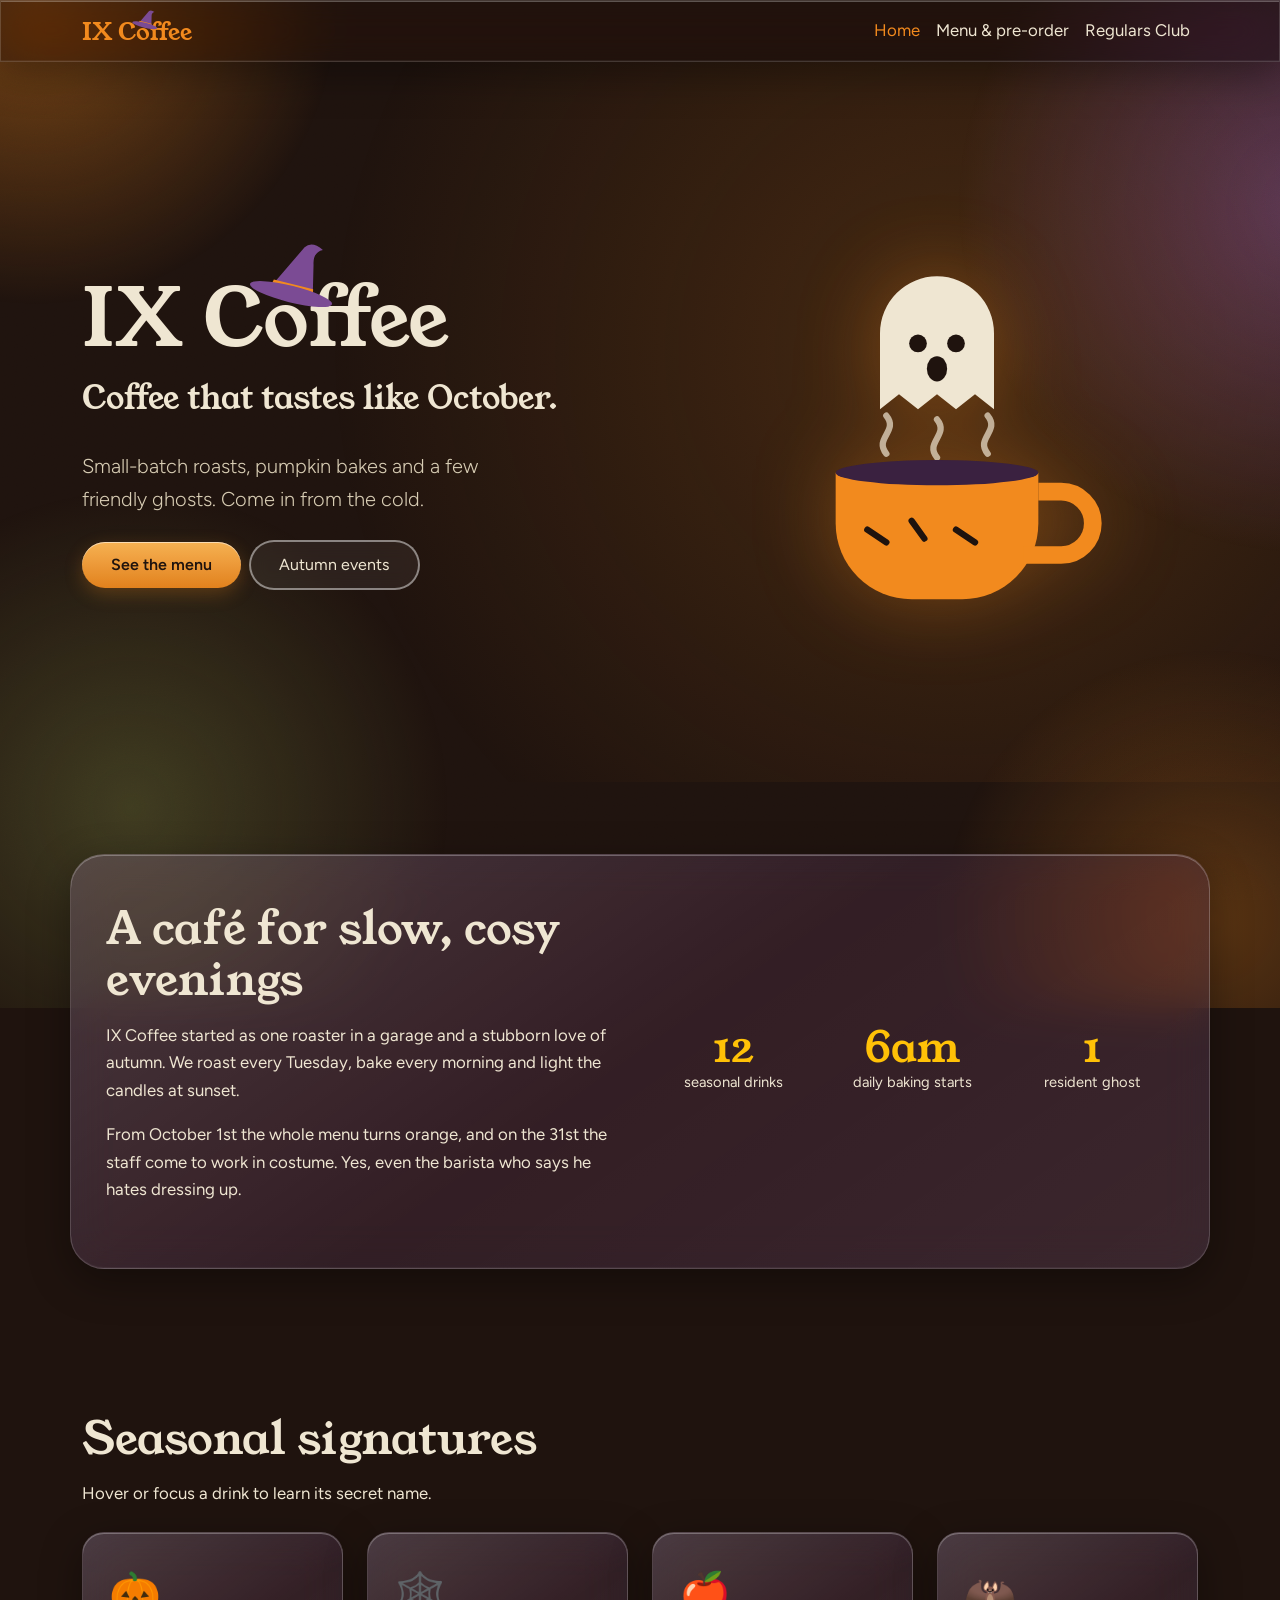
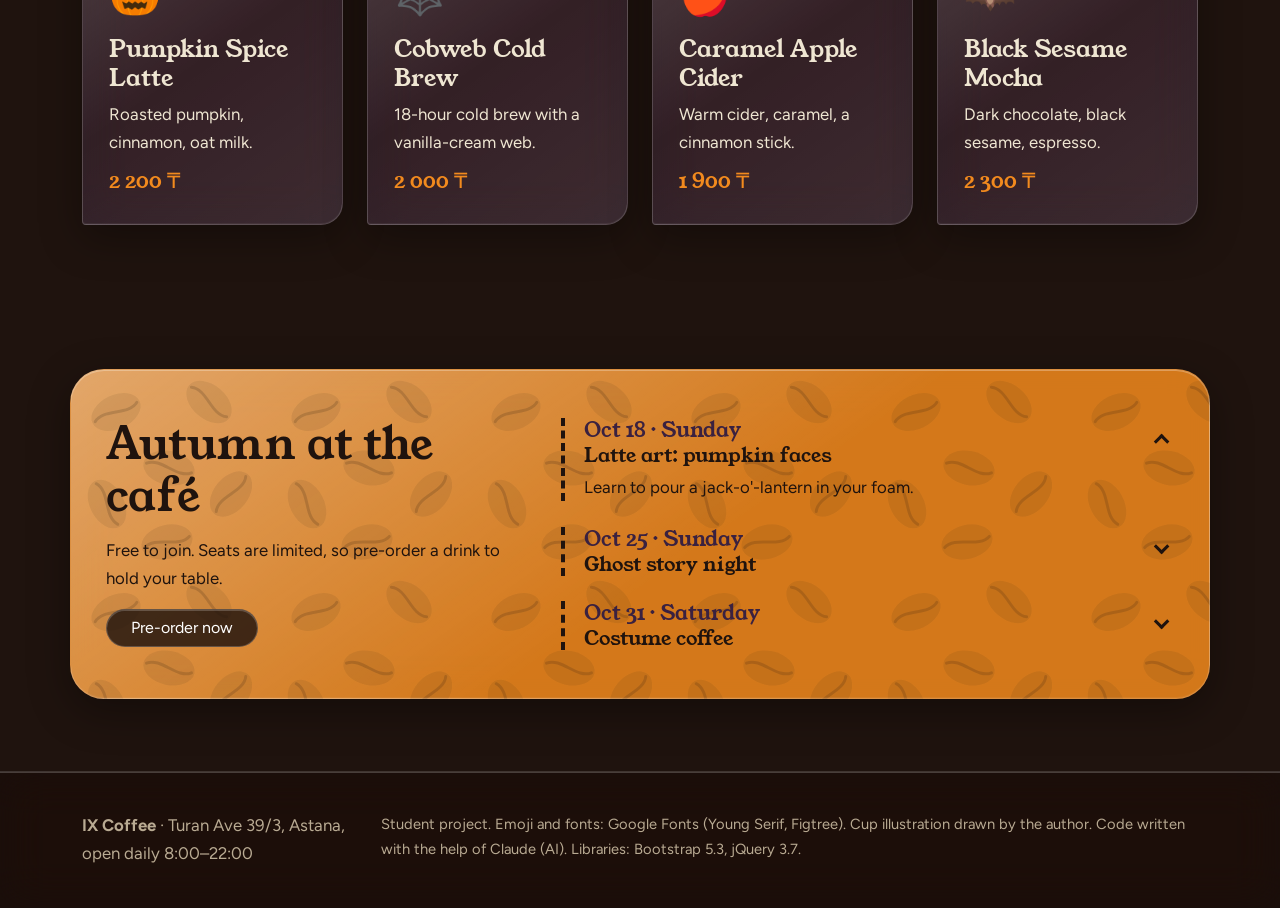
<file: index.html>
<!DOCTYPE html>
<html lang="en">
<head>
<meta charset="UTF-8">
<meta name="viewport" content="width=device-width, initial-scale=1">
<title>Home | IX Coffee</title>
<meta name="description" content="IX Coffee: small-batch coffee and pumpkin bakes, brewed for the cosiest, slightly spooky season.">
<link rel="preconnect" href="https://fonts.googleapis.com"><link rel="preconnect" href="https://fonts.gstatic.com" crossorigin>
<link href="https://fonts.googleapis.com/css2?family=Figtree:wght@400;600&family=Young+Serif&display=swap" rel="stylesheet">
<link href="https://cdn.jsdelivr.net/npm/bootstrap@5.3.3/dist/css/bootstrap.min.css" rel="stylesheet">
<link href="css/style.css" rel="stylesheet">
</head>
<body>
<header>
<nav class="navbar navbar-expand-md sticky-top" aria-label="Main navigation">
 <div class="container">
  <a class="navbar-brand" href="index.html">IX C<span class="hat-o">o</span>ffee</a>
  <button class="navbar-toggler" type="button" data-bs-toggle="collapse" data-bs-target="#nav" aria-controls="nav" aria-expanded="false" aria-label="Toggle navigation"><span class="navbar-toggler-icon"></span></button>
  <div class="collapse navbar-collapse" id="nav"><ul class="navbar-nav ms-auto">
   <li class="nav-item"><a class="nav-link active" href="index.html" aria-current="page">Home</a></li><li class="nav-item"><a class="nav-link" href="menu.html">Menu &amp; pre-order</a></li><li class="nav-item"><a class="nav-link" href="loyalty.html">Regulars Club</a></li>
  </ul></div>
 </div>
</nav>
</header>
<main>
<section class="hero"><div class="container"><div class="row align-items-center g-4">
 <div class="col-12 col-md-7"><h1>IX C<span class="hat-o">o</span>ffee</h1>
 <p class="tagline">Coffee that tastes like October.</p>
 <p class="lead my-4">Small-batch roasts, pumpkin bakes and a few friendly ghosts. Come in from the cold.</p>
 <a href="menu.html" class="btn btn-pumpkin me-2 mb-2">See the menu</a><a href="#events" class="btn btn-outline-bone mb-2">Autumn events</a></div>
 <div class="col-8 col-md-5 mx-auto"><svg class="cup" viewBox="0 0 300 300" role="img" aria-label="Coffee cup whose steam forms a friendly ghost">
 <g class="ghost"><path d="M105 140V80a45 45 0 0 1 90 0v60l-15-12-15 12-15-12-15 12-15-12z" fill="#EFE6D2"/><circle cx="135" cy="88" r="7" fill="#1F130E"/><circle cx="165" cy="88" r="7" fill="#1F130E"/><ellipse cx="150" cy="108" rx="8" ry="10" fill="#1F130E"/></g>
 <path class="steam" d="M110 175c-10-12 10-18 0-30"/><path class="steam s2" d="M150 178c-10-12 10-18 0-30"/><path class="steam s3" d="M190 175c-10-12 10-18 0-30"/>
 <path d="M70 190h160v40a60 60 0 0 1-60 60h-40a60 60 0 0 1-60-60z" fill="#F28A1E"/>
 <path d="M230 205h18a25 25 0 0 1 0 50h-30" fill="none" stroke="#F28A1E" stroke-width="14"/>
 <path d="M95 235l15 10M130 228l10 14M165 235l15 10" stroke="#1F130E" stroke-width="5" stroke-linecap="round"/>
 <ellipse cx="150" cy="190" rx="80" ry="10" fill="#3A2140"/>
</svg>
</div></div></div></section>

<section class="band" id="story"><div class="container"><div class="row g-4 align-items-center">
 <div class="col-12 col-lg-6"><h2>A café for slow, cosy evenings</h2>
 <p>IX Coffee started as one roaster in a garage and a stubborn love of autumn. We roast every Tuesday, bake every morning and light the candles at sunset.</p>
 <p>From October 1st the whole menu turns orange, and on the 31st the staff come to work in costume. Yes, even the barista who says he hates dressing up.</p></div>
 <div class="col-12 col-lg-6"><div class="row text-center g-3">
  <div class="col-4"><div class="stat text-warning">12</div><small>seasonal drinks</small></div>
  <div class="col-4"><div class="stat text-warning">6am</div><small>daily baking starts</small></div>
  <div class="col-4"><div class="stat text-warning">1</div><small>resident ghost</small></div></div></div>
</div></div></section>

<section id="signature"><div class="container"><h2>Seasonal signatures</h2><p class="mb-4">Hover or focus a drink to learn its secret name.</p>
<div class="row g-4"><div class="col-12 col-md-6 col-lg-3"><article class="drink" tabindex="0"><div class="emoji" aria-hidden="true">🎃</div><h3 class="h4 mt-2">Pumpkin Spice Latte</h3><p class="mb-2">Roasted pumpkin, cinnamon, oat milk.</p><span class="spooky">Spooky name: The Great Pumpkin</span><span class="price">2 200 ₸</span></article></div><div class="col-12 col-md-6 col-lg-3"><article class="drink" tabindex="0"><div class="emoji" aria-hidden="true">🕸️</div><h3 class="h4 mt-2">Cobweb Cold Brew</h3><p class="mb-2">18-hour cold brew with a vanilla-cream web.</p><span class="spooky">Spooky name: Spider's Wake-up Call</span><span class="price">2 000 ₸</span></article></div><div class="col-12 col-md-6 col-lg-3"><article class="drink" tabindex="0"><div class="emoji" aria-hidden="true">🍎</div><h3 class="h4 mt-2">Caramel Apple Cider</h3><p class="mb-2">Warm cider, caramel, a cinnamon stick.</p><span class="spooky">Spooky name: Poisoned Apple</span><span class="price">1 900 ₸</span></article></div><div class="col-12 col-md-6 col-lg-3"><article class="drink" tabindex="0"><div class="emoji" aria-hidden="true">🦇</div><h3 class="h4 mt-2">Black Sesame Mocha</h3><p class="mb-2">Dark chocolate, black sesame, espresso.</p><span class="spooky">Spooky name: Midnight Bat</span><span class="price">2 300 ₸</span></article></div></div></div></section>

<section class="band-orange" id="events"><div class="container"><div class="row g-4"><div class="col-12 col-lg-5"><h2>Autumn at the café</h2><p>Free to join. Seats are limited, so pre-order a drink to hold your table.</p><a href="menu.html#preorder" class="btn btn-dark rounded-pill px-4">Pre-order now</a></div>
<div class="col-12 col-lg-7">
 <div class="event"><h3 class="h5 mb-0"><button type="button" class="event-toggle" aria-expanded="true" aria-controls="event1"><span class="date">Oct 18 · Sunday</span><span class="event-title">Latte art: pumpkin faces</span></button></h3>
  <div class="event-more" id="event1"><p class="mb-0">Learn to pour a jack-o'-lantern in your foam.</p></div></div>
 <div class="event"><h3 class="h5 mb-0"><button type="button" class="event-toggle" aria-expanded="false" aria-controls="event2"><span class="date">Oct 25 · Sunday</span><span class="event-title">Ghost story night</span></button></h3>
  <div class="event-more" id="event2" hidden><p class="mb-0">Candlelight, cider and three short tales read aloud.</p></div></div>
 <div class="event mb-0"><h3 class="h5 mb-0"><button type="button" class="event-toggle" aria-expanded="false" aria-controls="event3"><span class="date">Oct 31 · Saturday</span><span class="event-title">Costume coffee</span></button></h3>
  <div class="event-more" id="event3" hidden><p class="mb-0">Come dressed up and your second cup is on us.</p></div></div>
</div></div></div></section>
</main>
<footer>
 <div class="container d-flex flex-column flex-md-row justify-content-between gap-2">
  <p class="mb-0"><strong>IX Coffee</strong> · Turan Ave 39/3, Astana, open daily 8:00–22:00</p>
  <p class="mb-0 small">Student project. Emoji and fonts: Google Fonts (Young Serif, Figtree). Cup illustration drawn by the author. Code written with the help of Claude (AI). Libraries: Bootstrap 5.3, jQuery 3.7.</p>
 </div>
</footer>
<script src="https://cdn.jsdelivr.net/npm/bootstrap@5.3.3/dist/js/bootstrap.bundle.min.js"></script>
<script src="https://code.jquery.com/jquery-3.7.1.min.js"></script>
<script src="js/script.js"></script>
<script src="js/effects.js"></script>
</body>
</html>
</file>
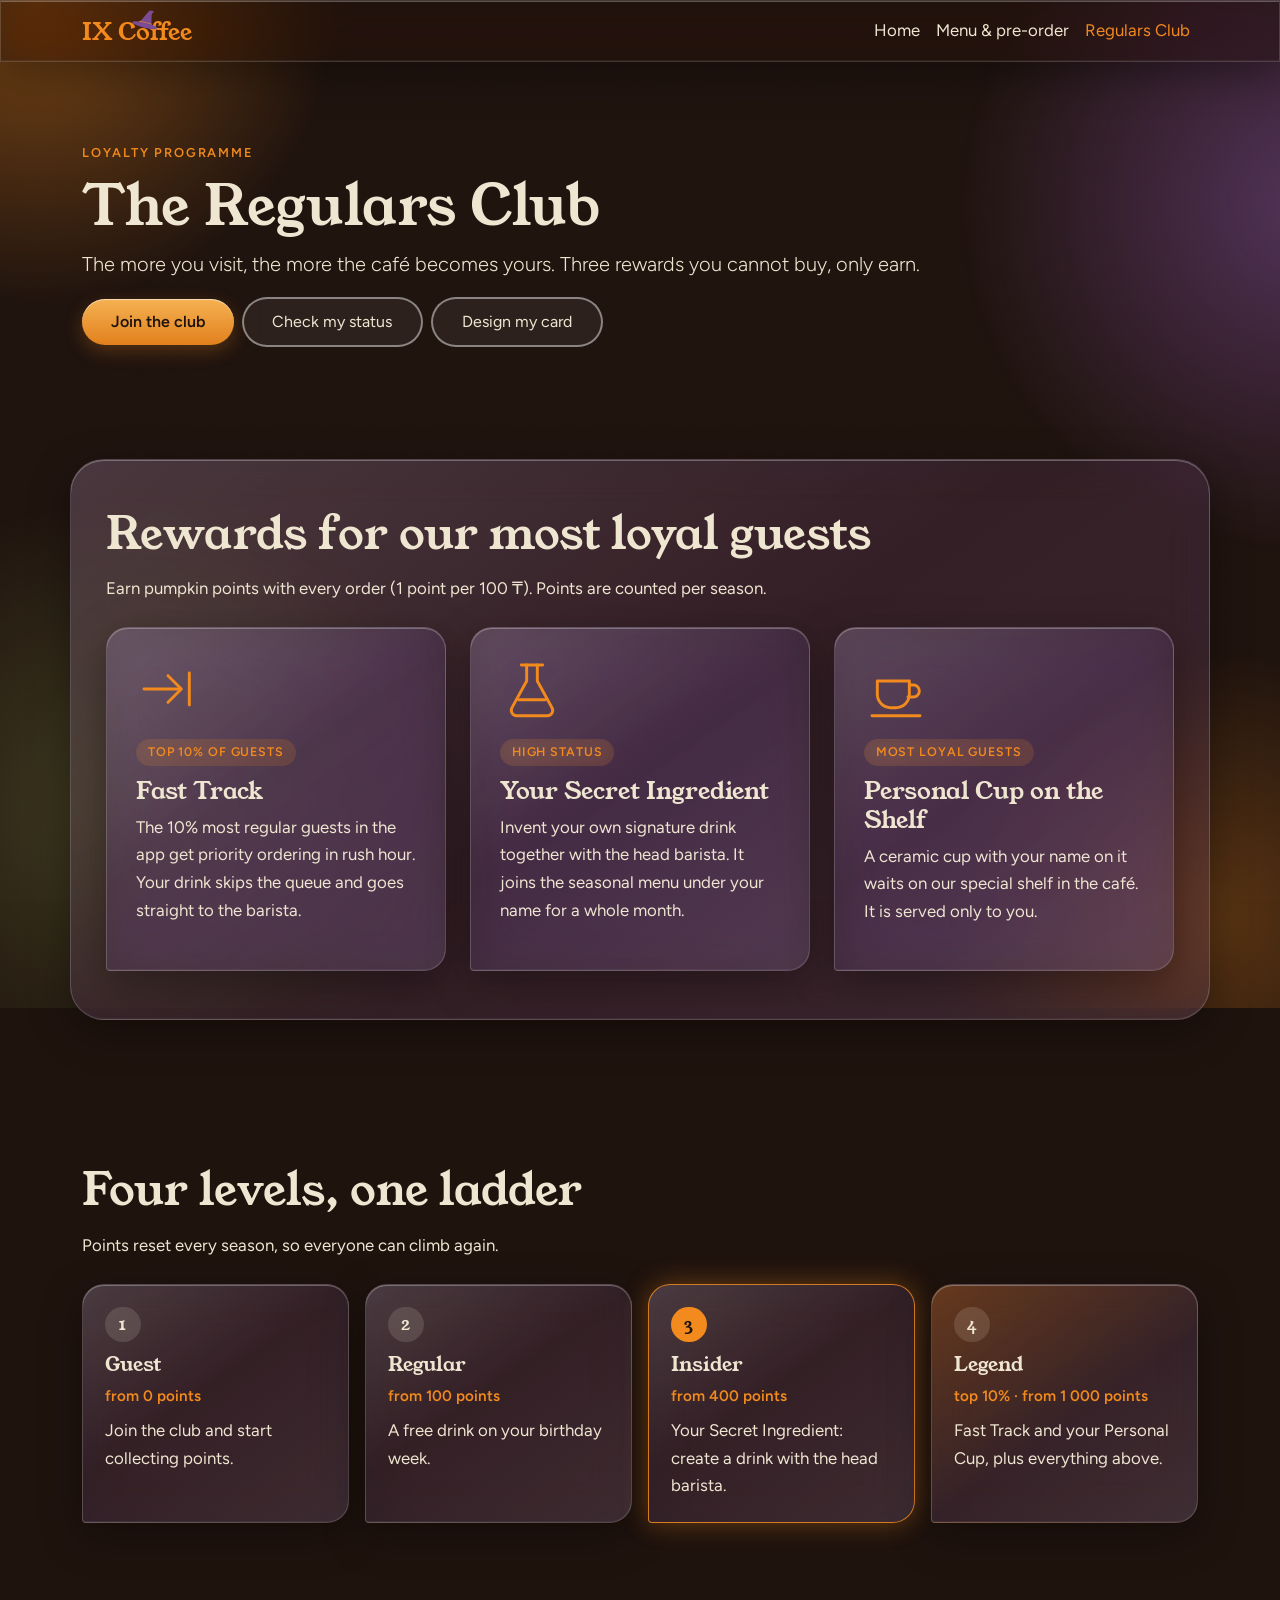
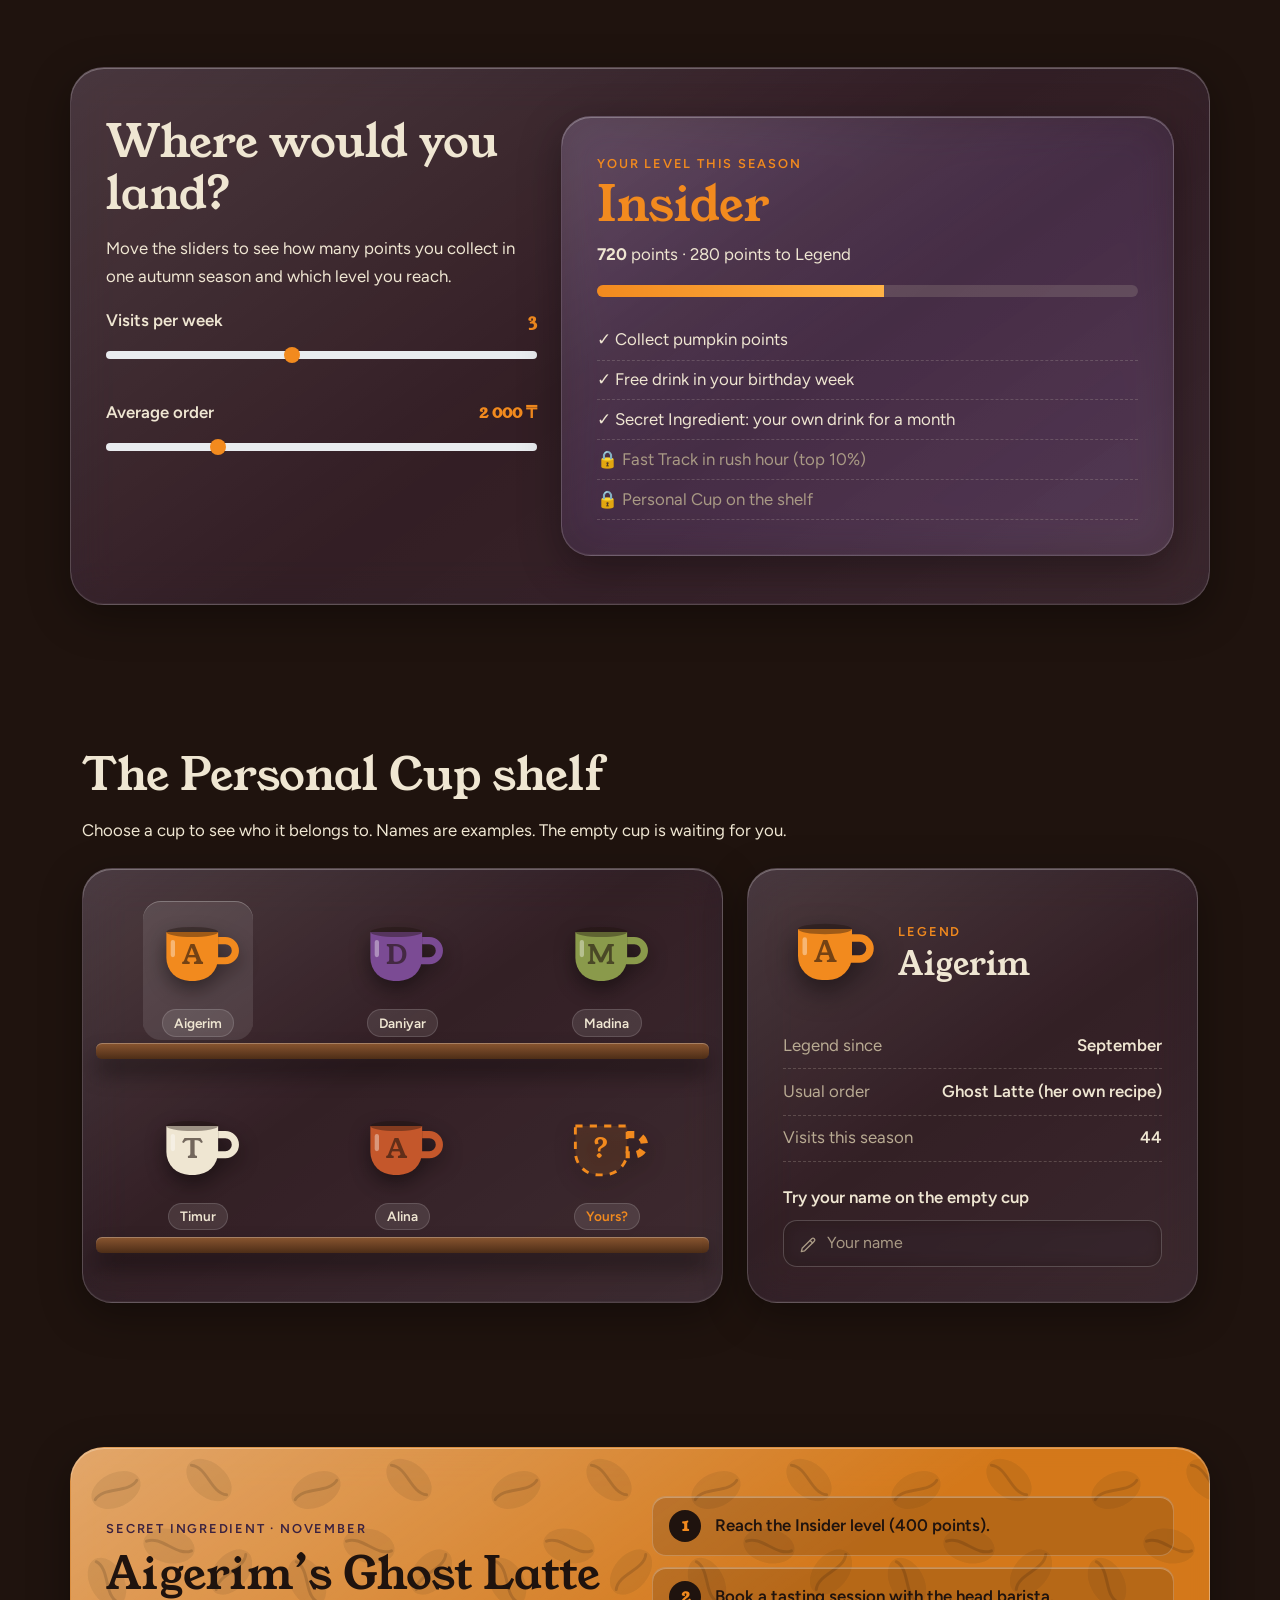
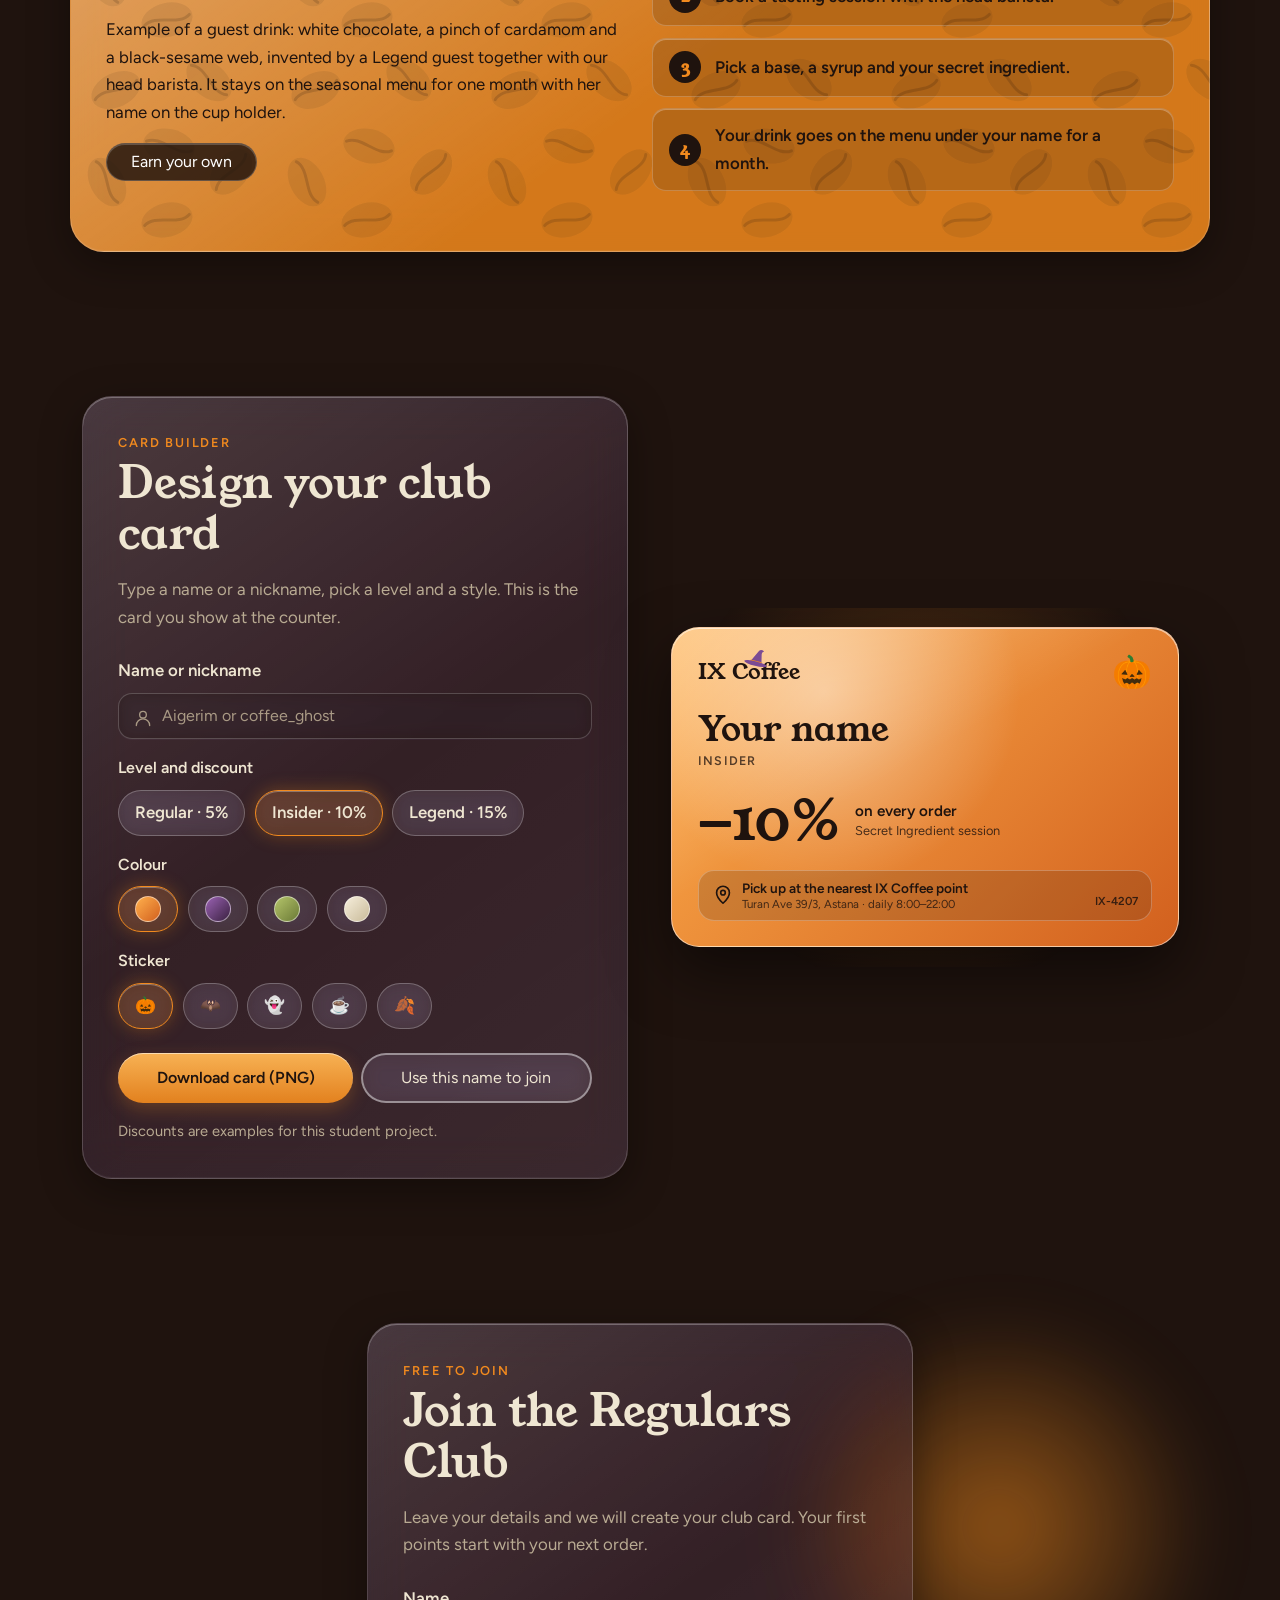
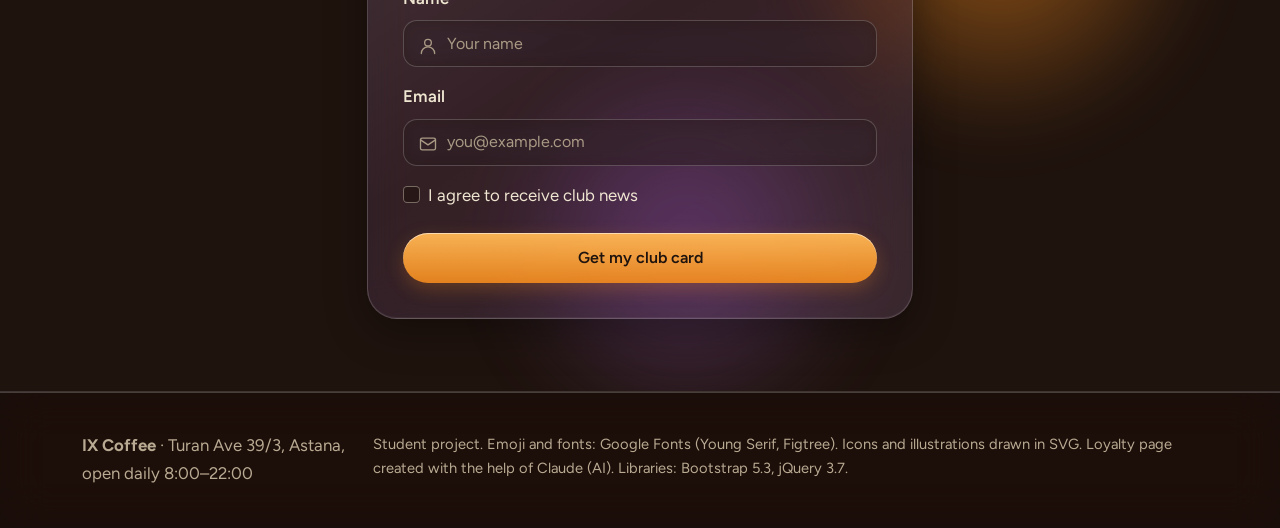
<file: loyalty.html>
<!DOCTYPE html>
<html lang="en">
<head>
<meta charset="UTF-8">
<meta name="viewport" content="width=device-width, initial-scale=1">
<title>Regulars Club | IX Coffee</title>
<meta name="description" content="IX Coffee Regulars Club: Fast Track, your own secret-ingredient drink and a personal cup on the shelf for our most loyal guests.">
<link rel="preconnect" href="https://fonts.googleapis.com"><link rel="preconnect" href="https://fonts.gstatic.com" crossorigin>
<link href="https://fonts.googleapis.com/css2?family=Figtree:wght@400;600&family=Young+Serif&display=swap" rel="stylesheet">
<link href="https://cdn.jsdelivr.net/npm/bootstrap@5.3.3/dist/css/bootstrap.min.css" rel="stylesheet">
<link href="css/style.css" rel="stylesheet">
</head>
<body>
<header>
<nav class="navbar navbar-expand-md sticky-top" aria-label="Main navigation">
 <div class="container">
  <a class="navbar-brand" href="index.html">IX C<span class="hat-o">o</span>ffee</a>
  <button class="navbar-toggler" type="button" data-bs-toggle="collapse" data-bs-target="#nav" aria-controls="nav" aria-expanded="false" aria-label="Toggle navigation"><span class="navbar-toggler-icon"></span></button>
  <div class="collapse navbar-collapse" id="nav"><ul class="navbar-nav ms-auto">
   <li class="nav-item"><a class="nav-link" href="index.html">Home</a></li><li class="nav-item"><a class="nav-link" href="menu.html">Menu &amp; pre-order</a></li><li class="nav-item"><a class="nav-link active" href="loyalty.html" aria-current="page">Regulars Club</a></li>
  </ul></div>
 </div>
</nav>
</header>
<main>
<section class="page-head"><div class="container"><p class="eyebrow">Loyalty programme</p><h1 class="display-4">The Regulars Club</h1><p class="lead">The more you visit, the more the café becomes yours. Three rewards you cannot buy, only earn.</p><a href="#join" class="btn btn-pumpkin me-2 mb-2">Join the club</a><a href="#calc" class="btn btn-outline-bone me-2 mb-2">Check my status</a><a href="#card" class="btn btn-outline-bone mb-2">Design my card</a></div></section>

<section class="band" id="perks"><div class="container"><h2>Rewards for our most loyal guests</h2><p class="mb-4">Earn pumpkin points with every order (1 point per 100 ₸). Points are counted per season.</p>
<div class="row g-4">
 <div class="col-12 col-lg-4"><article class="perk"><div class="perk-icon" aria-hidden="true"><svg viewBox="0 0 48 48"><path d="M6 24h26"/><path d="M24 14l10 10-10 10"/><path d="M40 12v24"/></svg></div><span class="perk-badge">Top 10% of guests</span><h3 class="h4">Fast Track</h3><p>The 10% most regular guests in the app get priority ordering in rush hour. Your drink skips the queue and goes straight to the barista.</p></article></div>
 <div class="col-12 col-lg-4"><article class="perk"><div class="perk-icon" aria-hidden="true"><svg viewBox="0 0 48 48"><path d="M16 6h16"/><path d="M20 6v12L9 38a4 4 0 0 0 3.5 6h23a4 4 0 0 0 3.5-6L28 18V6"/><path d="M14 32h20"/></svg></div><span class="perk-badge">High status</span><h3 class="h4">Your Secret Ingredient</h3><p>Invent your own signature drink together with the head barista. It joins the seasonal menu under your name for a whole month.</p></article></div>
 <div class="col-12 col-lg-4"><article class="perk"><div class="perk-icon" aria-hidden="true"><svg viewBox="0 0 48 48"><path d="M10 18h24v10a10 10 0 0 1-10 10h-4a10 10 0 0 1-10-10z"/><path d="M34 21h3a4 4 0 0 1 0 9h-4"/><path d="M6 44h36"/></svg></div><span class="perk-badge">Most loyal guests</span><h3 class="h4">Personal Cup on the Shelf</h3><p>A ceramic cup with your name on it waits on our special shelf in the café. It is served only to you.</p></article></div>
</div></div></section>

<section id="levels"><div class="container"><h2>Four levels, one ladder</h2><p class="mb-4">Points reset every season, so everyone can climb again.</p>
<ol class="ladder list-unstyled row g-3 mb-0">
 <li class="col-12 col-md-6 col-lg-3"><div class="level" data-level="0"><span class="level-no">1</span><h3 class="h5">Guest</h3><p class="level-pts">from 0 points</p><p class="mb-0">Join the club and start collecting points.</p></div></li>
 <li class="col-12 col-md-6 col-lg-3"><div class="level" data-level="1"><span class="level-no">2</span><h3 class="h5">Regular</h3><p class="level-pts">from 100 points</p><p class="mb-0">A free drink on your birthday week.</p></div></li>
 <li class="col-12 col-md-6 col-lg-3"><div class="level" data-level="2"><span class="level-no">3</span><h3 class="h5">Insider</h3><p class="level-pts">from 400 points</p><p class="mb-0">Your Secret Ingredient: create a drink with the head barista.</p></div></li>
 <li class="col-12 col-md-6 col-lg-3"><div class="level level-top" data-level="3"><span class="level-no">4</span><h3 class="h5">Legend</h3><p class="level-pts">top 10% · from 1 000 points</p><p class="mb-0">Fast Track and your Personal Cup, plus everything above.</p></div></li>
</ol></div></section>

<section class="band" id="calc"><div class="container"><div class="row g-4 align-items-start">
 <div class="col-12 col-lg-5"><h2>Where would you land?</h2><p>Move the sliders to see how many points you collect in one autumn season and which level you reach.</p>
  <form class="glass-form calc-form" onsubmit="return false" aria-label="Status calculator">
   <div class="mb-4"><label class="form-label d-flex justify-content-between" for="visits">Visits per week <output id="visitsOut" for="visits">3</output></label><input type="range" class="form-range" id="visits" min="0" max="7" step="1" value="3"></div>
   <div class="mb-0"><label class="form-label d-flex justify-content-between" for="check">Average order <output id="checkOut" for="check">2 000 ₸</output></label><input type="range" class="form-range" id="check" min="1000" max="5000" step="100" value="2000"></div>
  </form></div>
 <div class="col-12 col-lg-7"><div class="status-card glass-card" aria-live="polite">
   <p class="eyebrow mb-1">Your level this season</p>
   <h3 class="status-name" id="statusName">Insider</h3>
   <p class="mb-3"><strong id="statusPoints">0</strong> points · <span id="statusNext"></span></p>
   <div class="progress status-progress" role="progressbar" aria-label="Progress to the next level" aria-valuemin="0" aria-valuemax="100" aria-valuenow="0"><div class="progress-bar" id="statusBar" style="width:0%"></div></div>
   <ul class="status-perks list-unstyled mt-4 mb-0" id="statusPerks"></ul>
  </div></div>
</div></div></section>

<section id="shelf"><div class="container"><h2>The Personal Cup shelf</h2><p class="mb-4">Choose a cup to see who it belongs to. Names are examples. The empty cup is waiting for you.</p>
 <div class="row g-4 align-items-stretch">
  <div class="col-12 col-lg-7"><div class="shelf-unit" id="shelfUnit" role="list" aria-label="Personal cups"></div></div>
  <div class="col-12 col-lg-5"><aside class="glass-card cup-card" aria-live="polite">
    <div class="cup-card-top"><div class="cup-big" id="cupBig" aria-hidden="true"></div><div><p class="eyebrow mb-1" id="cupLevel">Legend</p><h3 class="h2 mb-0" id="cupTitle">Aigerim</h3></div></div>
    <ul class="cup-facts list-unstyled mb-0" id="cupFacts"></ul>
    <div class="engrave glass-form"><label class="form-label" for="engrave">Try your name on the empty cup</label><div class="field"><span class="field-icon" aria-hidden="true"><svg viewBox="0 0 24 24"><path d="M4 20l1-4L16.5 4.5a2 2 0 0 1 3 3L8 19z"/><path d="M14.5 6.5l3 3"/></svg></span><input class="form-control" id="engrave" type="text" maxlength="12" placeholder="Your name" autocomplete="off"></div></div>
  </aside></div>
 </div></div></section>

<section class="band-orange" id="guest-drink"><div class="container"><div class="row g-4 align-items-center">
 <div class="col-12 col-lg-6"><p class="eyebrow eyebrow-dark">Secret Ingredient · November</p><h2>Aigerim’s Ghost Latte</h2><p>Example of a guest drink: white chocolate, a pinch of cardamom and a black-sesame web, invented by a Legend guest together with our head barista. It stays on the seasonal menu for one month with her name on the cup holder.</p><a href="#join" class="btn btn-dark rounded-pill px-4">Earn your own</a></div>
 <div class="col-12 col-lg-6"><ol class="steps list-unstyled mb-0">
  <li><span>1</span> Reach the Insider level (400 points).</li>
  <li><span>2</span> Book a tasting session with the head barista.</li>
  <li><span>3</span> Pick a base, a syrup and your secret ingredient.</li>
  <li><span>4</span> Your drink goes on the menu under your name for a month.</li>
 </ol></div>
</div></div></section>

<section id="card"><div class="container"><div class="row g-4 align-items-center">
 <div class="col-12 col-lg-6 order-2 order-lg-1"><div class="glass-card glass-form">
  <p class="eyebrow mb-1">Card builder</p><h2>Design your club card</h2><p class="glass-sub">Type a name or a nickname, pick a level and a style. This is the card you show at the counter.</p>
  <form id="cardForm" novalidate>
   <div class="mb-3"><label class="form-label" for="cname">Name or nickname</label><div class="field"><span class="field-icon" aria-hidden="true"><svg viewBox="0 0 24 24"><circle cx="12" cy="8" r="4"/><path d="M4 21a8 8 0 0 1 16 0"/></svg></span><input class="form-control" id="cname" type="text" maxlength="16" placeholder="Aigerim or coffee_ghost" autocomplete="off" aria-describedby="cname-error"><div class="invalid-feedback" id="cname-error"></div></div></div>
   <fieldset class="mb-3"><legend class="form-label fs-6">Level and discount</legend><div class="opt-row" id="optLevel"></div></fieldset>
   <fieldset class="mb-3"><legend class="form-label fs-6">Colour</legend><div class="opt-row" id="optTheme"></div></fieldset>
   <fieldset class="mb-4"><legend class="form-label fs-6">Sticker</legend><div class="opt-row" id="optSticker"></div></fieldset>
   <div class="d-flex flex-wrap gap-2"><button class="btn btn-pumpkin btn-glow flex-grow-1" type="button" id="cardDownload">Download card (PNG)</button><button class="btn btn-outline-bone flex-grow-1" type="button" id="cardJoin">Use this name to join</button></div>
   <p id="cardMsg" class="form-msg mt-3 mb-0" role="status"></p>
  </form>
  <p class="small mt-3 mb-0 glass-sub">Discounts are examples for this student project.</p>
 </div></div>
 <div class="col-12 col-lg-6 order-1 order-lg-2"><div class="card-stage"><article class="club-card" id="clubCard" role="img" aria-label="Club card preview">
   <div class="cc-top"><span class="cc-brand">IX C<span class="hat-o">o</span>ffee</span><span class="cc-sticker" id="ccSticker" aria-hidden="true">🎃</span></div>
   <div class="cc-mid"><p class="cc-name" id="ccName">Your name</p><p class="cc-level" id="ccLevel">Insider</p></div>
   <div class="cc-deal"><span class="cc-pct" id="ccPct">−10%</span><span class="cc-pct-note">on every order<br><small id="ccPerk"></small></span></div>
   <div class="cc-foot"><p class="cc-pickup"><svg viewBox="0 0 24 24" aria-hidden="true"><path d="M12 21s7-6.2 7-11.5A7 7 0 0 0 5 9.5C5 14.8 12 21 12 21z"/><circle cx="12" cy="9.5" r="2.5"/></svg><span>Pick up at the nearest IX Coffee point<small>Turan Ave 39/3, Astana · daily 8:00–22:00</small></span></p><span class="cc-no" id="ccNo">IX-0000</span></div>
  </article></div></div>
</div></div></section>

<section class="preorder" id="join"><div class="container"><div class="row justify-content-center"><div class="col-12 col-md-10 col-lg-6">
 <div class="glass-card glass-form"><p class="eyebrow mb-1">Free to join</p><h2>Join the Regulars Club</h2><p class="glass-sub">Leave your details and we will create your club card. Your first points start with your next order.</p>
  <form id="joinForm" novalidate>
   <div class="mb-3"><label class="form-label" for="jname">Name</label><div class="field"><span class="field-icon" aria-hidden="true"><svg viewBox="0 0 24 24"><circle cx="12" cy="8" r="4"/><path d="M4 21a8 8 0 0 1 16 0"/></svg></span><input class="form-control" id="jname" name="name" type="text" placeholder="Your name" autocomplete="name" aria-describedby="jname-error"><div class="invalid-feedback" id="jname-error"></div></div></div>
   <div class="mb-3"><label class="form-label" for="jemail">Email</label><div class="field"><span class="field-icon" aria-hidden="true"><svg viewBox="0 0 24 24"><rect x="3" y="5" width="18" height="14" rx="2"/><path d="M3 7l9 6 9-6"/></svg></span><input class="form-control" id="jemail" name="email" type="email" placeholder="you@example.com" autocomplete="email" aria-describedby="jemail-error"><div class="invalid-feedback" id="jemail-error"></div></div></div>
   <div class="form-check mb-4"><input class="form-check-input" type="checkbox" id="jagree" aria-describedby="jagree-error"><label class="form-check-label" for="jagree">I agree to receive club news</label><div class="field-error" id="jagree-error" hidden></div></div>
   <button class="btn btn-pumpkin btn-glow w-100" type="submit">Get my club card</button>
   <p id="joinMsg" class="form-msg mt-3 mb-0" role="status"></p>
  </form></div>
</div></div></div></section>
</main>
<footer>
 <div class="container d-flex flex-column flex-md-row justify-content-between gap-2">
  <p class="mb-0"><strong>IX Coffee</strong> · Turan Ave 39/3, Astana, open daily 8:00–22:00</p>
  <p class="mb-0 small">Student project. Emoji and fonts: Google Fonts (Young Serif, Figtree). Icons and illustrations drawn in SVG. Loyalty page created with the help of Claude (AI). Libraries: Bootstrap 5.3, jQuery 3.7.</p>
 </div>
</footer>
<script src="https://cdn.jsdelivr.net/npm/bootstrap@5.3.3/dist/js/bootstrap.bundle.min.js"></script>
<script src="https://code.jquery.com/jquery-3.7.1.min.js"></script>
<script src="js/script.js"></script>
<script src="js/loyalty.js"></script>
<script src="js/effects.js"></script>
</body>
</html>
</file>
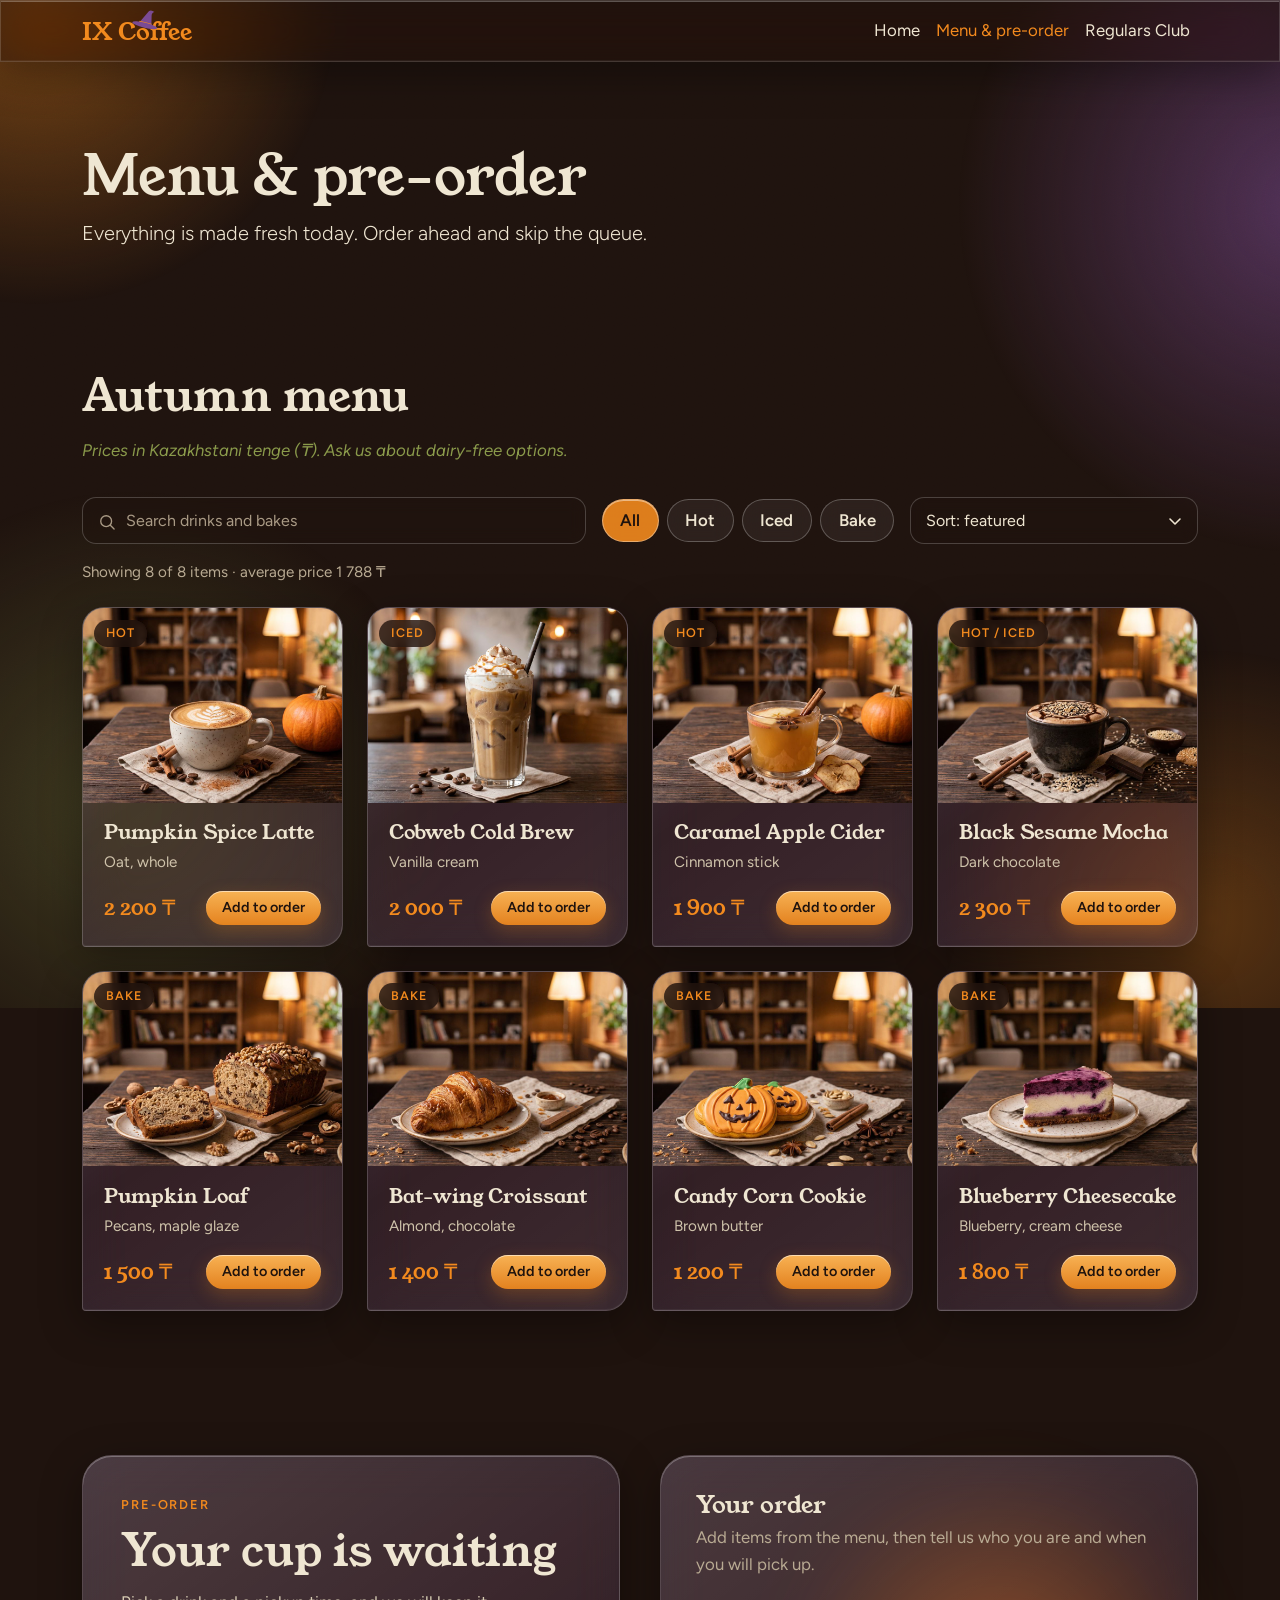
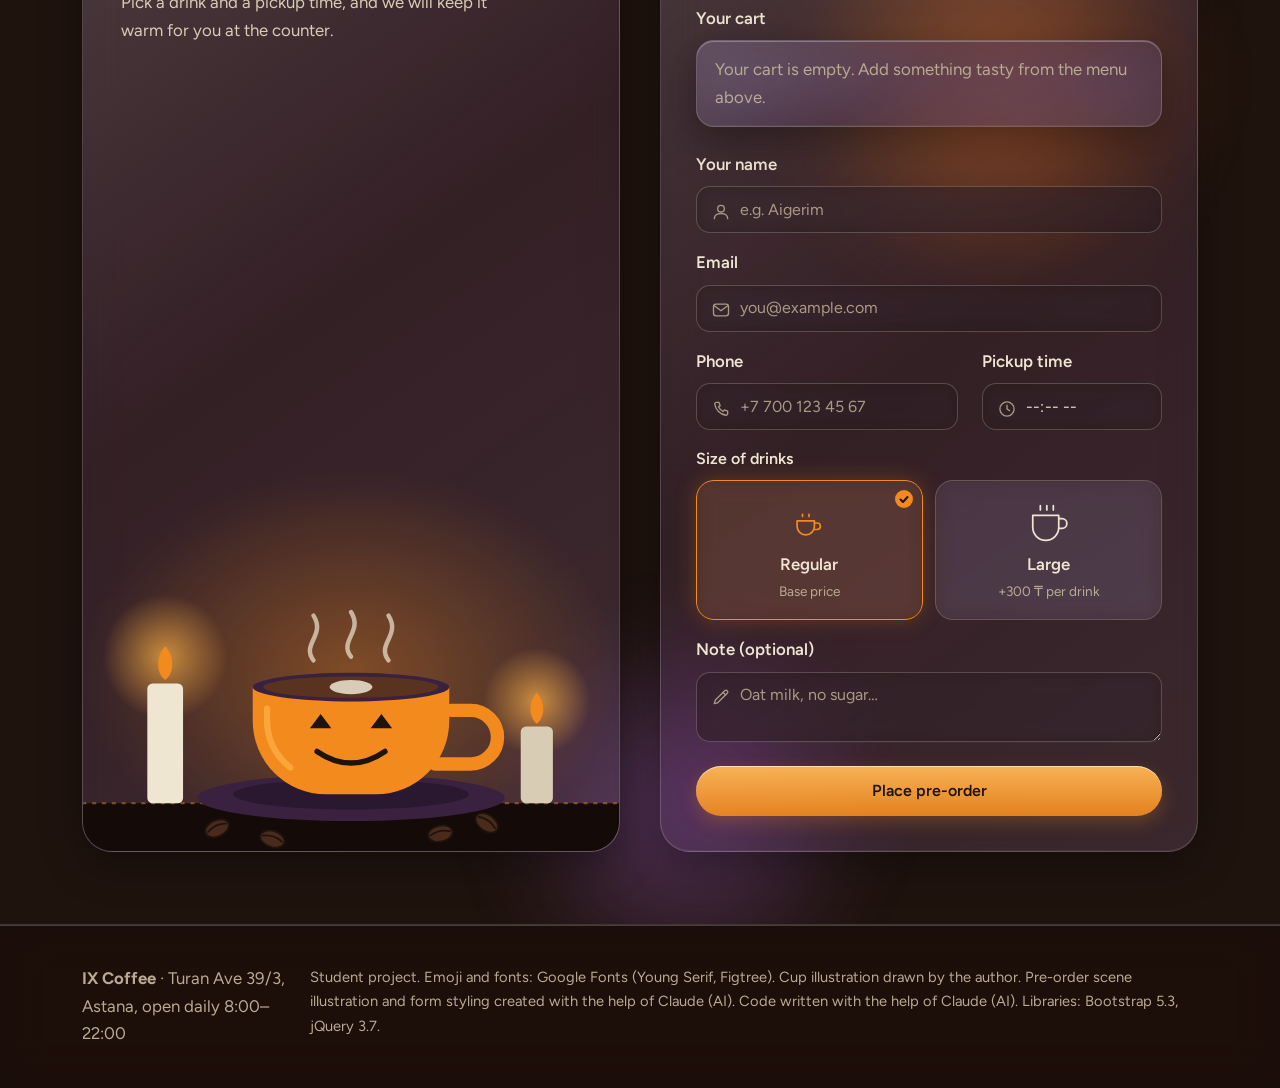
<file: menu.html>
<!DOCTYPE html>
<html lang="en">
<head>
<meta charset="UTF-8">
<meta name="viewport" content="width=device-width, initial-scale=1">
<title>Menu | IX Coffee</title>
<meta name="description" content="IX Coffee: small-batch coffee and pumpkin bakes, brewed for the cosiest, slightly spooky season.">
<link rel="preconnect" href="https://fonts.googleapis.com"><link rel="preconnect" href="https://fonts.gstatic.com" crossorigin>
<link href="https://fonts.googleapis.com/css2?family=Figtree:wght@400;600&family=Young+Serif&display=swap" rel="stylesheet">
<link href="https://cdn.jsdelivr.net/npm/bootstrap@5.3.3/dist/css/bootstrap.min.css" rel="stylesheet">
<link href="css/style.css" rel="stylesheet">
</head>
<body>
<header>
<nav class="navbar navbar-expand-md sticky-top" aria-label="Main navigation">
 <div class="container">
  <a class="navbar-brand" href="index.html">IX C<span class="hat-o">o</span>ffee</a>
  <button class="navbar-toggler" type="button" data-bs-toggle="collapse" data-bs-target="#nav" aria-controls="nav" aria-expanded="false" aria-label="Toggle navigation"><span class="navbar-toggler-icon"></span></button>
  <div class="collapse navbar-collapse" id="nav"><ul class="navbar-nav ms-auto">
   <li class="nav-item"><a class="nav-link" href="index.html">Home</a></li><li class="nav-item"><a class="nav-link active" href="menu.html" aria-current="page">Menu &amp; pre-order</a></li><li class="nav-item"><a class="nav-link" href="loyalty.html">Regulars Club</a></li>
  </ul></div>
 </div>
</nav>
</header>
<main>
<section class="page-head"><div class="container"><h1 class="display-4">Menu &amp; pre-order</h1><p class="lead">Everything is made fresh today. Order ahead and skip the queue.</p></div></section>

<section id="menu"><div class="container"><h2>Autumn menu</h2>
<p class="menu-note">Prices in Kazakhstani tenge (₸). Ask us about dairy-free options.</p>
<div class="menu-tools glass-form">
 <div class="field"><span class="field-icon" aria-hidden="true"><svg viewBox="0 0 24 24"><circle cx="11" cy="11" r="6.5"/><path d="M16 16l4.5 4.5"/></svg></span><label class="visually-hidden" for="menuSearch">Search the menu</label><input class="form-control" type="search" id="menuSearch" maxlength="40" placeholder="Search drinks and bakes" autocomplete="off"></div>
 <div class="chips" role="group" aria-label="Filter by type">
  <button type="button" class="chip is-active" data-filter="all" aria-pressed="true">All</button>
  <button type="button" class="chip" data-filter="Hot" aria-pressed="false">Hot</button>
  <button type="button" class="chip" data-filter="Iced" aria-pressed="false">Iced</button>
  <button type="button" class="chip" data-filter="Bake" aria-pressed="false">Bake</button>
 </div>
 <div><label class="visually-hidden" for="menuSort">Sort the menu</label><select class="form-select" id="menuSort"><option value="default">Sort: featured</option><option value="price-asc">Price: low to high</option><option value="price-desc">Price: high to low</option><option value="name">Name: A to Z</option></select></div>
</div>
<p class="menu-count" id="menuCount" role="status"></p>
<div class="row g-4" id="menuGrid"></div>
<div class="menu-empty" id="menuEmpty" hidden><div class="menu-empty-icon" aria-hidden="true">🦇</div><h3 class="h5">Nothing found</h3><p>No item matches your search. Try another word or clear the filters.</p><button type="button" class="btn btn-outline-bone" id="menuReset">Clear filters</button></div>
</div></section>

<section class="preorder" id="preorder"><div class="container"><div class="preorder-grid">

 <div class="hero-panel">
  <div class="hero-copy">
   <p class="eyebrow">Pre-order</p>
   <h2>Your cup is waiting</h2>
   <p>Pick a drink and a pickup time, and we will keep it warm for you at the counter.</p>
  </div>
  <div class="hero-art">
   <svg viewBox="0 0 600 450" preserveAspectRatio="xMidYMax meet" role="img" aria-label="A steaming orange coffee cup on a saucer between two lit candles, with coffee beans scattered on the table">
    <defs>
     <radialGradient id="tableGlow" cx="50%" cy="55%" r="50%"><stop offset="0" stop-color="#F28A1E" stop-opacity=".38"/><stop offset="1" stop-color="#F28A1E" stop-opacity="0"/></radialGradient>
     <radialGradient id="flameGlow"><stop offset="0" stop-color="#ffb347" stop-opacity=".7"/><stop offset="1" stop-color="#ffb347" stop-opacity="0"/></radialGradient>
    </defs>
    <rect width="600" height="450" fill="url(#tableGlow)"/>
    <rect y="396" width="600" height="54" fill="#140b08"/>
    <path d="M0 396H600" stroke="#F28A1E" stroke-opacity=".5" stroke-width="2" stroke-dasharray="3 8" stroke-linecap="round"/>
    <!-- candles -->
    <circle cx="92" cy="232" r="70" fill="url(#flameGlow)"/>
    <rect x="72" y="262" width="40" height="134" rx="6" fill="#EFE6D2"/>
    <path d="M92 220c-12 14-9 32 0 38 9-6 12-24 0-38z" fill="#F28A1E"/>
    <circle cx="508" cy="282" r="60" fill="url(#flameGlow)"/>
    <rect x="490" y="310" width="36" height="86" rx="6" fill="#d8cdb4"/>
    <path d="M508 272c-11 13-8 29 0 35 8-6 11-22 0-35z" fill="#F28A1E"/>
    <!-- saucer and cup -->
    <ellipse cx="300" cy="390" rx="172" ry="26" fill="#3A2140"/>
    <ellipse cx="300" cy="386" rx="132" ry="17" fill="#2a1830"/>
    <path d="M412 292h22a30 30 0 0 1 0 60h-40" fill="none" stroke="#F28A1E" stroke-width="15" stroke-linecap="round"/>
    <path d="M190 266H410V304A82 82 0 0 1 328 386H272A82 82 0 0 1 190 304Z" fill="#F28A1E"/>
    <path d="M206 290v14a66 66 0 0 0 26 52" fill="none" stroke="#ffb347" stroke-width="7" stroke-linecap="round" opacity=".7"/>
    <ellipse cx="300" cy="266" rx="110" ry="16" fill="#3A2140"/>
    <ellipse cx="300" cy="266" rx="98" ry="12" fill="#5a3320"/>
    <path d="M300 258c14 0 24 4 24 8s-10 8-24 8-24-4-24-8 10-8 24-8z" fill="#EFE6D2" opacity=".85"/>
    <!-- jack-o'-lantern face on the cup -->
    <path d="M254 312l12-16 12 16zM322 312l12-16 12 16z" fill="#1F130E"/>
    <path d="M262 338q38 26 76 0" fill="none" stroke="#1F130E" stroke-width="6" stroke-linecap="round"/>
    <!-- steam -->
    <path class="steam" d="M258 236c-14-18 14-28 0-50"/><path class="steam s2" d="M300 232c-14-18 14-28 0-50"/><path class="steam s3" d="M342 236c-14-18 14-28 0-50"/>
    <!-- beans -->
    <g fill="#4a2a1a" stroke="#1F130E" stroke-width="2"><g transform="translate(150 424) rotate(-25)"><ellipse rx="14" ry="9"/><path d="M-12 0q12-6 24 0" fill="none"/></g><g transform="translate(212 436) rotate(18)"><ellipse rx="14" ry="9"/><path d="M-12 0q12-6 24 0" fill="none"/></g><g transform="translate(400 430) rotate(-12)"><ellipse rx="14" ry="9"/><path d="M-12 0q12-6 24 0" fill="none"/></g><g transform="translate(452 418) rotate(35)"><ellipse rx="14" ry="9"/><path d="M-12 0q12-6 24 0" fill="none"/></g></g>
   </svg>
  </div>
 </div>

 <div class="glass-card">
  <h3 class="h4 mb-1">Your order</h3>
  <p class="glass-sub">Add items from the menu, then tell us who you are and when you will pick up.</p>
  <form id="orderForm" class="glass-form" novalidate>
   <div class="mb-4"><div class="form-label" id="cartLabel">Your cart</div>
    <div class="cart" id="cart" aria-labelledby="cartLabel" aria-live="polite"></div>
    <p class="field-error" id="cartError" role="alert" hidden>Add at least one item from the menu.</p></div>
   <div class="mb-3"><label class="form-label" for="name">Your name</label>
    <div class="field"><span class="field-icon" aria-hidden="true"><svg viewBox="0 0 24 24"><circle cx="12" cy="8" r="4"/><path d="M4 20c0-4 3.6-6 8-6s8 2 8 6"/></svg></span><input class="form-control" id="name" name="name" placeholder="e.g. Aigerim" autocomplete="given-name" aria-describedby="name-error"><div class="invalid-feedback" id="name-error"></div></div></div>
   <div class="mb-3"><label class="form-label" for="email">Email</label>
    <div class="field"><span class="field-icon" aria-hidden="true"><svg viewBox="0 0 24 24"><rect x="3" y="5" width="18" height="14" rx="3"/><path d="M4 7l8 6 8-6"/></svg></span><input class="form-control" type="email" id="email" name="email" placeholder="you@example.com" autocomplete="email" aria-describedby="email-error"><div class="invalid-feedback" id="email-error"></div></div></div>
   <div class="row">
    <div class="col-12 col-sm-7 mb-3"><label class="form-label" for="phone">Phone</label>
     <div class="field"><span class="field-icon" aria-hidden="true"><svg viewBox="0 0 24 24"><path d="M6.5 4h3l1.5 4-2 1.3a11 11 0 0 0 5.7 5.7L16 13l4 1.5v3a2 2 0 0 1-2.2 2A15.5 15.5 0 0 1 4.5 6.2 2 2 0 0 1 6.5 4z"/></svg></span><input class="form-control" type="tel" id="phone" name="phone" placeholder="+7 700 123 45 67" autocomplete="tel" aria-describedby="phone-error"><div class="invalid-feedback" id="phone-error"></div></div></div>
    <div class="col-12 col-sm-5 mb-3"><label class="form-label" for="time">Pickup time</label>
     <div class="field"><span class="field-icon" aria-hidden="true"><svg viewBox="0 0 24 24"><circle cx="12" cy="12" r="8.5"/><path d="M12 7.5V12l3 2"/></svg></span><input class="form-control" type="time" id="time" name="time" aria-describedby="time-error"><div class="invalid-feedback" id="time-error"></div></div></div>
   </div>
   <fieldset class="mb-3"><legend class="form-label fs-6">Size of drinks</legend>
    <div class="size-grid">
     <label class="size-card"><input class="size-input" type="radio" name="size" value="regular" checked>
      <span class="size-body"><svg viewBox="0 0 48 48" aria-hidden="true"><path d="M13 22h16v5a8 8 0 0 1-8 8 8 8 0 0 1-8-8z"/><path d="M29 24h2.5a3 3 0 0 1 0 6H29"/><path d="M18 16v2M24 16v2"/></svg><span class="size-name">Regular</span><span class="size-meta">Base price</span></span></label>
     <label class="size-card"><input class="size-input" type="radio" name="size" value="large">
      <span class="size-body"><svg viewBox="0 0 48 48" aria-hidden="true"><path d="M9 17h24v11a12 12 0 0 1-12 12 12 12 0 0 1-12-12z"/><path d="M33 20h3a4.5 4.5 0 0 1 0 9h-3"/><path d="M16 8v4M22 8v4M28 8v4"/></svg><span class="size-name">Large</span><span class="size-meta">+300 ₸ per drink</span></span></label>
    </div>
   </fieldset>
   <div class="mb-4"><label class="form-label" for="note">Note (optional)</label>
    <div class="field"><span class="field-icon" aria-hidden="true"><svg viewBox="0 0 24 24"><path d="M4 20l1-4L16.5 4.5a2 2 0 0 1 3 3L8 19z"/><path d="M14.5 6.5l3 3"/></svg></span><textarea class="form-control" id="note" name="note" rows="2" placeholder="Oat milk, no sugar…" aria-describedby="note-error"></textarea><div class="invalid-feedback" id="note-error"></div></div></div>
   <button class="btn btn-pumpkin btn-glow w-100" type="submit">Place pre-order</button>
   <p id="formMsg" class="form-msg mt-3 mb-0" role="status"></p>
  </form>
 </div>

</div></div></section>

<a class="cart-fab" id="cartFab" href="#preorder"><span aria-hidden="true">🛒</span><span id="cartFabText">Your order</span></a>
</main>
<footer>
 <div class="container d-flex flex-column flex-md-row justify-content-between gap-2">
  <p class="mb-0"><strong>IX Coffee</strong> · Turan Ave 39/3, Astana, open daily 8:00–22:00</p>
  <p class="mb-0 small">Student project. Emoji and fonts: Google Fonts (Young Serif, Figtree). Cup illustration drawn by the author. Pre-order scene illustration and form styling created with the help of Claude (AI). Code written with the help of Claude (AI). Libraries: Bootstrap 5.3, jQuery 3.7.</p>
 </div>
</footer>
<script src="https://cdn.jsdelivr.net/npm/bootstrap@5.3.3/dist/js/bootstrap.bundle.min.js"></script>
<script src="https://code.jquery.com/jquery-3.7.1.min.js"></script>
<script src="js/script.js"></script>
<script src="js/menu.js"></script>
<script src="js/cart.js"></script>
<script src="js/form.js"></script>
<script src="js/effects.js"></script>
</body>
</html>
</file>
<file: css/style.css>
:root{--roast:#1F130E;--plum:#3A2140;--pumpkin:#F28A1E;--moss:#8A9A4B;--bone:#EFE6D2;--font-h:'Young Serif',serif;--font-b:'Figtree',sans-serif}
body{background:var(--roast);color:var(--bone);font-family:var(--font-b);font-size:1.05rem;line-height:1.65;overflow-x:hidden}
h1,h2,h3,h4,.navbar-brand{font-family:var(--font-h);font-weight:400;line-height:1.15}
h2{font-size:clamp(1.9rem,4vw,2.8rem);margin-bottom:1rem}
a{color:var(--pumpkin)}
section{padding:4.5rem 0;position:relative;scroll-margin-top:72px}
.navbar{background:rgba(31,19,14,.92);border-bottom:2px dashed var(--pumpkin);backdrop-filter:blur(6px)}
.navbar-brand{color:var(--pumpkin)!important;font-size:1.5rem}
.nav-link{color:var(--bone)!important}
.nav-link:hover,.nav-link.active{color:var(--pumpkin)!important}
.navbar-toggler{border-color:var(--pumpkin)}
.navbar-toggler-icon{filter:invert(.9) sepia(1) saturate(5) hue-rotate(350deg)}
.btn-pumpkin{background:var(--pumpkin);color:var(--roast);font-weight:600;border:0;border-radius:50px;padding:.7rem 1.8rem;transition:transform .2s,box-shadow .2s}
.btn-pumpkin:hover{background:#ffa13d;color:var(--roast);transform:rotate(-2deg) scale(1.05);box-shadow:0 0 25px rgba(242,138,30,.5)}
.btn-outline-bone{border:2px solid var(--bone);color:var(--bone);border-radius:50px;padding:.7rem 1.8rem}
.btn-outline-bone:hover{background:var(--bone);color:var(--roast)}
/* hero */
.hero{min-height:88vh;display:flex;align-items:center;background:radial-gradient(circle at 75% 40%,#5a2f12 0,var(--roast) 60%);overflow:hidden}
.hero h1{font-size:clamp(2.6rem,7vw,5rem)}
.hero p.lead{max-width:34ch;color:#d8cdb4}
.cup{width:100%;max-width:380px;filter:drop-shadow(0 0 40px rgba(242,138,30,.35))}
.steam{fill:none;stroke:var(--bone);stroke-width:5;stroke-linecap:round;opacity:.7;animation:rise 4s ease-in-out infinite}
.steam.s2{animation-delay:1.3s}.steam.s3{animation-delay:2.4s}
@keyframes rise{0%{transform:translateY(12px);opacity:0}40%{opacity:.8}100%{transform:translateY(-18px);opacity:0}}
.ghost{animation:float 5s ease-in-out infinite}
@keyframes float{50%{transform:translateY(-10px)}}
.leaf{position:absolute;top:-40px;font-size:1.4rem;opacity:.8;animation:fall linear infinite;pointer-events:none}
@keyframes fall{to{transform:translateY(105vh) rotate(360deg)}}
/* story */
.band{background:var(--plum)}
.band-orange{background-color:var(--pumpkin);background-image:url("data:image/svg+xml,%3Csvg%20xmlns='http://www.w3.org/2000/svg'%20width='200'%20height='200'%20viewBox='0%200%20200%20200'%3E%3Cg%20transform='translate%2845%2042%29%20rotate%28-25%29'%3E%3Cellipse%20rx='26'%20ry='17'%20fill='%231F130E'%20fill-opacity='.08'/%3E%3Cpath%20d='M-23%200C-10%20-9%2010%209%2023%200'%20fill='none'%20stroke='%231F130E'%20stroke-opacity='.16'%20stroke-width='3'%20stroke-linecap='round'/%3E%3C/g%3E%3Cg%20transform='translate%28138%2032%29%20rotate%2840%29'%3E%3Cellipse%20rx='26'%20ry='17'%20fill='%231F130E'%20fill-opacity='.08'/%3E%3Cpath%20d='M-23%200C-10%20-9%2010%209%2023%200'%20fill='none'%20stroke='%231F130E'%20stroke-opacity='.16'%20stroke-width='3'%20stroke-linecap='round'/%3E%3C/g%3E%3Cg%20transform='translate%2898%2098%29%20rotate%2812%29'%3E%3Cellipse%20rx='26'%20ry='17'%20fill='%231F130E'%20fill-opacity='.08'/%3E%3Cpath%20d='M-23%200C-10%20-9%2010%209%2023%200'%20fill='none'%20stroke='%231F130E'%20stroke-opacity='.16'%20stroke-width='3'%20stroke-linecap='round'/%3E%3C/g%3E%3Cg%20transform='translate%2836%20134%29%20rotate%2862%29'%3E%3Cellipse%20rx='26'%20ry='17'%20fill='%231F130E'%20fill-opacity='.08'/%3E%3Cpath%20d='M-23%200C-10%20-9%2010%209%2023%200'%20fill='none'%20stroke='%231F130E'%20stroke-opacity='.16'%20stroke-width='3'%20stroke-linecap='round'/%3E%3C/g%3E%3Cg%20transform='translate%28160%20124%29%20rotate%28-50%29'%3E%3Cellipse%20rx='26'%20ry='17'%20fill='%231F130E'%20fill-opacity='.08'/%3E%3Cpath%20d='M-23%200C-10%20-9%2010%209%2023%200'%20fill='none'%20stroke='%231F130E'%20stroke-opacity='.16'%20stroke-width='3'%20stroke-linecap='round'/%3E%3C/g%3E%3Cg%20transform='translate%2896%20172%29%20rotate%28-14%29'%3E%3Cellipse%20rx='26'%20ry='17'%20fill='%231F130E'%20fill-opacity='.08'/%3E%3Cpath%20d='M-23%200C-10%20-9%2010%209%2023%200'%20fill='none'%20stroke='%231F130E'%20stroke-opacity='.16'%20stroke-width='3'%20stroke-linecap='round'/%3E%3C/g%3E%3C/svg%3E");background-size:200px 200px;color:var(--roast)}
.band-orange h2{color:var(--roast)}
.stat{font-family:var(--font-h);font-size:2.6rem;line-height:1}
/* drink cards */
.drink{background:var(--plum);border:2px solid transparent;border-radius:22px 22px 22px 4px;padding:1.6rem;height:100%;transition:border-color .25s,transform .25s;cursor:default}
.drink:hover{border-color:var(--pumpkin);transform:translateY(-6px)}
.drink .emoji{font-size:2.6rem}
.drink .spooky{display:block;max-height:0;overflow:hidden;opacity:0;color:var(--pumpkin);font-style:italic;transition:all .35s}
.drink:hover .spooky,.drink:focus-within .spooky{max-height:60px;opacity:1}
.price{font-family:var(--font-h);color:var(--pumpkin);font-size:1.3rem}
/* events */
.event{border-left:4px dashed var(--pumpkin);padding-left:1.2rem;margin-bottom:1.6rem}
.event .date{font-family:var(--font-h);color:var(--pumpkin);font-size:1.3rem}
/* on the orange band the pumpkin accents vanish, so use the dark roast colour */
.band-orange .event{border-left-color:var(--roast)}
.band-orange .event .date{color:var(--plum)}
/* form */
.form-card{background:var(--plum);border-radius:26px;padding:2rem}
.form-control,.form-select{background:var(--roast);border:1px solid #6b4a70;color:var(--bone)}
.form-control:focus,.form-select:focus{background:var(--roast);color:var(--bone);border-color:var(--pumpkin);box-shadow:0 0 0 .25rem rgba(242,138,30,.25)}
.form-control::placeholder{color:#a99a85}
.form-label{font-weight:600}
.page-head{overflow:hidden;padding:5rem 0 2rem;background:radial-gradient(circle at 20% 0,#5a2f12 0,var(--roast) 65%)}
footer{background:#140b08;border-top:2px dashed var(--pumpkin);padding:2.5rem 0;color:#b9ab93}
:focus-visible{outline:3px solid var(--pumpkin);outline-offset:3px}
@media (min-width:768px){.hero{min-height:80vh}}
@media (prefers-reduced-motion:reduce){*{animation:none!important;transition:none!important}}
/* witch hat on the "o" of the wordmark */
.navbar-brand{padding-top:.55rem}
.hat-o{position:relative;display:inline-block}
.hat-o::before{content:"";position:absolute;left:50%;bottom:62%;width:1.15em;height:.95em;transform:translateX(-38%) rotate(14deg);background:url("data:image/svg+xml,%3Csvg xmlns='http://www.w3.org/2000/svg' viewBox='0 0 100 80'%3E%3Cpath d='M26 66 L52 14 Q58 5 72 12 Q62 17 66 30 L74 66Z' fill='%237B4B94'/%3E%3Cpath d='M28 56 L72 56 L74 66 L26 66Z' fill='%23F28A1E'/%3E%3Cellipse cx='50' cy='67' rx='46' ry='9' fill='%237B4B94'/%3E%3C/svg%3E") center/contain no-repeat;pointer-events:none}
.hero h1{padding-top:.35em}
.tagline{font-family:var(--font-h);font-size:clamp(1.4rem,3.5vw,2rem);margin:.4rem 0 0;color:var(--bone)}

/* ===== pre-order: two-column glass layout ===== */
.preorder{background:linear-gradient(160deg,#2b1830 0%,var(--roast) 70%);overflow:hidden}
.preorder::before,.preorder::after{content:"";position:absolute;border-radius:50%;pointer-events:none;filter:blur(30px);animation:drift 14s ease-in-out infinite alternate}
.preorder::before{width:460px;height:460px;right:4%;top:6%;background:radial-gradient(circle,rgba(242,138,30,.55),transparent 65%)}
.preorder::after{width:420px;height:420px;right:30%;bottom:-8%;background:radial-gradient(circle,rgba(123,75,148,.6),transparent 65%);animation-delay:-6s}
@keyframes drift{to{transform:translate(-40px,30px) scale(1.12)}}
.preorder .container{position:relative;z-index:1}
.preorder-grid{display:grid;grid-template-columns:1fr 1fr;gap:2.5rem;align-items:stretch}
.preorder-grid>*{min-width:0}
.hero-panel{display:flex;flex-direction:column;border-radius:30px;border:1px solid rgba(239,230,210,.12);background:radial-gradient(circle at 50% 95%,rgba(242,138,30,.28) 0,rgba(31,19,14,.9) 70%);overflow:hidden}
.hero-copy{padding:2.4rem 2.4rem 0}
.hero-copy h2{margin-bottom:.8rem}
.hero-copy p:last-child{color:#d8cdb4;max-width:34ch;margin-bottom:0}
.eyebrow{font-weight:600;letter-spacing:.14em;text-transform:uppercase;font-size:.8rem;color:var(--pumpkin);margin-bottom:.6rem}
.hero-art{flex:1;min-height:340px;position:relative}
.hero-art svg{position:absolute;inset:0;width:100%;height:100%}
/* glass card */
.glass-card{background:rgba(58,33,64,.5);-webkit-backdrop-filter:blur(18px) saturate(140%);backdrop-filter:blur(18px) saturate(140%);border:1px solid rgba(239,230,210,.18);border-radius:30px;padding:2.2rem;box-shadow:0 20px 60px rgba(0,0,0,.4),inset 0 1px 0 rgba(255,255,255,.12)}
.glass-sub{color:#b9ab93;margin-bottom:1.6rem}
/* fields with icons */
.field{position:relative}
.field-icon{position:absolute;left:.95rem;top:1.28rem;transform:translateY(-50%);width:20px;height:20px;color:#a99a85;pointer-events:none;transition:color .2s;z-index:2}
.field-icon svg,.size-body svg{width:100%;height:100%;fill:none;stroke:currentColor;stroke-width:1.6;stroke-linecap:round;stroke-linejoin:round}
.field:focus-within .field-icon{color:var(--pumpkin)}
.glass-form .form-control,.glass-form .form-select{background-color:rgba(31,19,14,.55);border:1px solid rgba(239,230,210,.2);border-radius:14px;color:var(--bone);padding:.65rem .9rem .65rem 2.7rem;transition:border-color .2s,box-shadow .2s,background-color .2s}
.glass-form .form-select{background-image:url("data:image/svg+xml,%3Csvg xmlns='http://www.w3.org/2000/svg' viewBox='0 0 16 16'%3E%3Cpath d='M3 6l5 5 5-5' fill='none' stroke='%23EFE6D2' stroke-width='1.6' stroke-linecap='round' stroke-linejoin='round'/%3E%3C/svg%3E");background-size:16px;background-position:right .9rem center;background-repeat:no-repeat;padding-right:2.5rem}
.glass-form .form-select option{background:var(--roast);color:var(--bone)}
.glass-form .form-control:hover,.glass-form .form-select:hover{border-color:rgba(242,138,30,.5)}
.glass-form .form-control:focus,.glass-form .form-select:focus{background-color:rgba(31,19,14,.8);border-color:var(--pumpkin);box-shadow:0 0 0 .22rem rgba(242,138,30,.28)}
.glass-form input[type=time]::-webkit-calendar-picker-indicator{display:none}
/* validation states */
.glass-form .invalid-feedback{color:#ffb4a2;font-size:.9rem}
/* size cards */
.size-grid{display:grid;grid-template-columns:1fr 1fr;gap:.8rem}
.size-card{position:relative;display:block;margin:0;cursor:pointer}
.size-input{position:absolute;opacity:0;width:1px;height:1px}
.size-body{display:flex;flex-direction:column;align-items:center;text-align:center;gap:.1rem;padding:1rem .5rem;border:1.5px solid rgba(239,230,210,.2);border-radius:18px;background:rgba(31,19,14,.4);position:relative;transition:border-color .2s,background .2s,box-shadow .2s,transform .2s}
.size-body svg{width:52px;height:52px;color:var(--bone);transition:color .2s}
.size-name{font-weight:600}
.size-meta{font-size:.85rem;color:#b9ab93}
.size-card:hover .size-body{border-color:rgba(242,138,30,.65);transform:translateY(-2px)}
.size-input:checked+.size-body{border-color:var(--pumpkin);background:rgba(242,138,30,.14);box-shadow:0 0 22px rgba(242,138,30,.25)}
.size-input:checked+.size-body svg{color:var(--pumpkin)}
.size-input:checked+.size-body::after{content:"";position:absolute;top:9px;right:9px;width:18px;height:18px;border-radius:50%;background:var(--pumpkin) url("data:image/svg+xml,%3Csvg xmlns='http://www.w3.org/2000/svg' viewBox='0 0 12 12'%3E%3Cpath d='M2.5 6.5l2.5 2.5 4.5-5' fill='none' stroke='%231F130E' stroke-width='2' stroke-linecap='round' stroke-linejoin='round'/%3E%3C/svg%3E") center/12px no-repeat}
.size-input:focus-visible+.size-body{outline:3px solid var(--pumpkin);outline-offset:3px}
/* button + success message */
.btn-glow{background:linear-gradient(135deg,#F28A1E,#ffb347);padding:.8rem 1.8rem;transition:transform .25s,box-shadow .25s,background .25s}
.btn-glow:hover{background:linear-gradient(135deg,#ffa13d,#ffc067);transform:scale(1.04);box-shadow:0 0 0 4px rgba(242,138,30,.18),0 0 32px rgba(242,138,30,.65)}
.btn-glow:active{transform:scale(.98)}
.form-msg{color:var(--bone);background:rgba(138,154,75,.22);border-left:4px solid var(--moss);border-radius:10px;padding:.7rem 1rem}
.form-msg{display:none}
@media (max-width:991.98px){.preorder-grid{grid-template-columns:1fr}.hero-art{min-height:300px}}
@media (max-width:575.98px){.glass-card{padding:1.5rem}.hero-copy{padding:1.8rem 1.5rem 0}}
@media (prefers-reduced-motion:reduce){.preorder::before,.preorder::after{animation:none}}

/* ===== menu cards ===== */
.menu-note{color:var(--moss);font-style:italic;margin-bottom:2rem}
.dish{display:flex;flex-direction:column;height:100%;background:var(--plum);border:2px solid transparent;border-radius:22px 22px 22px 4px;overflow:hidden;transition:border-color .25s,transform .25s,box-shadow .25s}
.dish:hover{border-color:var(--pumpkin);transform:translateY(-6px);box-shadow:0 14px 34px rgba(0,0,0,.45)}
.dish-media{position:relative;aspect-ratio:4/3;overflow:hidden;background:var(--roast)}
.dish-media img{display:block;width:100%;height:100%;object-fit:cover;transition:transform .5s}
.dish:hover .dish-media img{transform:scale(1.07)}
.dish-tag{position:absolute;top:.7rem;left:.7rem;background:rgba(31,19,14,.78);-webkit-backdrop-filter:blur(4px);backdrop-filter:blur(4px);color:var(--pumpkin);font-size:.78rem;font-weight:600;letter-spacing:.07em;text-transform:uppercase;padding:.2rem .75rem;border-radius:50px}
.dish-body{display:flex;flex-direction:column;flex:1;padding:1.1rem 1.3rem 1.3rem}
.dish-body h3{margin-bottom:.35rem}
.dish-with{color:#cfc3ab;font-size:.95rem;margin-bottom:1rem}

/* ===== validation states ===== */
.glass-form .form-control.is-invalid{background-image:none;padding-right:.9rem;border-color:#ff8a70}
.glass-form .form-control.is-invalid:focus{box-shadow:0 0 0 .22rem rgba(255,138,112,.3)}
.glass-form .form-control.is-valid{background-image:none;padding-right:.9rem;border-color:var(--moss)}
.glass-form .form-control.is-valid:focus{box-shadow:0 0 0 .22rem rgba(138,154,75,.3)}
.field-error{color:#ffb4a2;font-size:.9rem;margin:.5rem 0 0}
/* ===== menu toolbar, empty state ===== */
.menu-tools{display:grid;grid-template-columns:minmax(0,1.4fr) auto minmax(0,.8fr);gap:1rem;align-items:center;margin-bottom:1rem}
.menu-tools .form-select{padding-left:.9rem}
.chips{display:flex;flex-wrap:wrap;gap:.5rem}
.chip{border:1.5px solid rgba(239,230,210,.35);background:transparent;color:var(--bone);border-radius:50px;padding:.4rem 1.1rem;font-weight:600;transition:border-color .2s,color .2s,background .2s,transform .2s}
.chip:hover{border-color:var(--pumpkin);color:var(--pumpkin);transform:translateY(-2px)}
.chip.is-active{background:var(--pumpkin);border-color:var(--pumpkin);color:var(--roast)}
.menu-count{color:#b9ab93;font-size:.95rem;margin-bottom:1.4rem}
.menu-empty{text-align:center;padding:3rem 1rem;border:2px dashed rgba(242,138,30,.5);border-radius:22px}
.menu-empty[hidden]{display:none}
.menu-empty-icon{font-size:2.6rem}
.dish-foot{display:flex;align-items:center;justify-content:space-between;gap:.6rem;margin-top:auto}
.btn-pumpkin.dish-add{padding:.4rem 1rem;font-size:.9rem}
/* ===== cart ===== */
.cart{background:rgba(31,19,14,.45);border:1px solid rgba(239,230,210,.15);border-radius:18px;padding:.9rem 1.1rem}
.cart-empty{color:#b9ab93;margin:0}
.cart-row{display:grid;grid-template-columns:1fr auto auto;gap:.7rem;align-items:center;padding:.5rem 0;border-bottom:1px dashed rgba(239,230,210,.18)}
.cart-info{display:flex;flex-direction:column;min-width:0}
.cart-line-price{color:var(--pumpkin);font-size:.9rem}
.qty{display:flex;align-items:center;gap:.5rem}
.qty-num{min-width:1.4rem;text-align:center;font-weight:600}
.qty-btn,.cart-remove{width:32px;height:32px;border-radius:50%;border:1px solid rgba(239,230,210,.3);background:transparent;color:var(--bone);line-height:1;transition:border-color .2s,color .2s,transform .2s}
.qty-btn:hover,.cart-remove:hover{border-color:var(--pumpkin);color:var(--pumpkin);transform:scale(1.1)}
.cart-sum{padding-top:.6rem}
.cart-sum-row{display:flex;justify-content:space-between;gap:1rem;color:#d8cdb4}
.cart-total{margin-top:.3rem;font-family:var(--font-h);font-size:1.3rem;color:var(--pumpkin)}
.cart-note{color:#ffb4a2;font-size:.9rem;margin:.6rem 0 0}
.cart-fab{display:none;position:fixed;right:max(1rem,env(safe-area-inset-right));bottom:max(1rem,env(safe-area-inset-bottom));z-index:1030;align-items:center;gap:.5rem;padding:.75rem 1.3rem;border-radius:50px;background:linear-gradient(135deg,#F28A1E,#ffb347);color:var(--roast);font-weight:600;text-decoration:none;box-shadow:0 8px 28px rgba(0,0,0,.45),0 0 24px rgba(242,138,30,.45);transition:transform .2s,box-shadow .2s}
.cart-fab:hover{color:var(--roast);transform:scale(1.05);box-shadow:0 8px 28px rgba(0,0,0,.45),0 0 34px rgba(242,138,30,.7)}
/* ===== events accordion (home) ===== */
.event h3{font-family:var(--font-h)}
.event-toggle{display:block;width:100%;text-align:left;background:none;border:0;padding:0 2rem 0 0;color:inherit;font:inherit;cursor:pointer;position:relative}
.event-toggle .date{display:block}
.event-toggle .event-title{display:block;font-size:1.25rem}
.event-toggle::after{content:"";position:absolute;right:.4rem;top:.9rem;width:.7rem;height:.7rem;border-right:3px solid currentColor;border-bottom:3px solid currentColor;transform:rotate(45deg);transition:transform .25s}
.event-toggle[aria-expanded="true"]::after{transform:rotate(-135deg) translate(-2px,-2px)}
.event-toggle:hover .event-title{text-decoration:underline}
.event-more{padding-top:.4rem}
.band-orange :focus-visible{outline-color:var(--roast)}
@media (max-width:991.98px){.menu-tools{grid-template-columns:1fr}}

/* ===== loyalty page ===== */
.eyebrow-dark{color:var(--plum)}
.perk{position:relative;height:100%;background:var(--roast);border:2px solid transparent;border-radius:22px 22px 22px 4px;padding:1.8rem;transition:border-color .25s,transform .25s,box-shadow .25s}
.perk:hover{border-color:var(--pumpkin);transform:translateY(-6px);box-shadow:0 14px 34px rgba(0,0,0,.45)}
.perk-icon{width:64px;height:64px;color:var(--pumpkin);margin-bottom:1rem}
.perk-icon svg{width:100%;height:100%;fill:none;stroke:currentColor;stroke-width:2.2;stroke-linecap:round;stroke-linejoin:round}
.perk-badge{display:inline-block;background:rgba(242,138,30,.16);color:var(--pumpkin);font-size:.78rem;font-weight:600;letter-spacing:.07em;text-transform:uppercase;padding:.2rem .75rem;border-radius:50px;margin-bottom:.7rem}
.ladder{counter-reset:none}
.level{height:100%;background:var(--plum);border:2px solid transparent;border-radius:22px 22px 22px 4px;padding:1.4rem;transition:border-color .25s,box-shadow .25s}
.level-no{display:inline-flex;align-items:center;justify-content:center;width:2.2rem;height:2.2rem;border-radius:50%;background:rgba(239,230,210,.14);font-family:var(--font-h);margin-bottom:.6rem}
.level-pts{color:var(--pumpkin);font-weight:600;font-size:.95rem;margin-bottom:.5rem}
.level-top{background:linear-gradient(160deg,#4a2a52,var(--plum))}
.level.is-current{border-color:var(--pumpkin);box-shadow:0 0 26px rgba(242,138,30,.35)}
.level.is-current .level-no{background:var(--pumpkin);color:var(--roast)}
/* calculator */
.calc-form .form-label{font-weight:600}
.calc-form output{color:var(--pumpkin);font-family:var(--font-h)}
.form-range{accent-color:var(--pumpkin)}
.form-range::-webkit-slider-thumb{background:var(--pumpkin)}
.form-range::-moz-range-thumb{background:var(--pumpkin)}
.status-name{font-size:clamp(2rem,5vw,3rem);color:var(--pumpkin)}
.status-progress{height:12px;background:rgba(239,230,210,.15);border-radius:50px}
.status-progress .progress-bar{background:linear-gradient(90deg,#F28A1E,#ffb347);transition:width .4s}
.status-perks li{padding:.35rem 0;border-bottom:1px dashed rgba(239,230,210,.18)}
.status-perks .perk-off{color:#a99a85}
.status-perks .perk-on{color:var(--bone)}
/* steps on orange */
.steps li{display:flex;align-items:center;gap:.9rem;background:rgba(31,19,14,.14);border-radius:14px;padding:.8rem 1rem;margin-bottom:.7rem;font-weight:600}
.steps li span{flex:none;display:inline-flex;align-items:center;justify-content:center;width:2rem;height:2rem;border-radius:50%;background:var(--roast);color:var(--pumpkin);font-family:var(--font-h)}
.band-orange .btn-dark:focus-visible,.band-orange .eyebrow{outline-color:var(--roast)}
.glass-form .form-check-input{background-color:rgba(31,19,14,.55);border-color:rgba(239,230,210,.4)}
.glass-form .form-check-input:checked{background-color:var(--pumpkin);border-color:var(--pumpkin)}

/* ===== shelf (flex tiers) ===== */
.shelf-unit{position:relative;height:100%;padding:2rem 1.2rem 1rem;border-radius:30px;background:radial-gradient(circle at 50% 0,rgba(242,138,30,.22),transparent 65%),rgba(58,33,64,.3)}
.shelf-tier{display:flex;justify-content:space-around;align-items:flex-end;gap:.8rem}
.cup-slot{display:flex;flex-direction:column;align-items:center;gap:.5rem;flex:0 1 110px;min-width:0;background:none;border:0;padding:.5rem .3rem .2rem;border-radius:18px;color:var(--bone);transition:transform .25s,background .25s}
.cup-slot svg{display:block;width:100%;max-width:92px;height:auto;filter:drop-shadow(0 8px 10px rgba(0,0,0,.45))}
.cup-slot:hover,.cup-slot:focus-visible{transform:translateY(-8px)}
.cup-slot.is-selected{background:rgba(255,255,255,.1);box-shadow:inset 0 1px 0 rgba(255,255,255,.25)}
.cup-name{font-size:.85rem;font-weight:600;padding:.1rem .7rem;border-radius:50px;background:rgba(255,255,255,.1);border:1px solid rgba(255,255,255,.14);max-width:100%;overflow:hidden;text-overflow:ellipsis;white-space:nowrap}
.cup-empty{color:var(--pumpkin)}
.shelf-board{height:16px;margin:.2rem -.4rem 2.2rem;border-radius:6px;background:linear-gradient(#8a5630,#4d2d17);box-shadow:0 14px 22px rgba(0,0,0,.45),inset 0 1px 0 rgba(255,255,255,.25)}
.shelf-board:last-child{margin-bottom:.4rem}
.cup-card{height:100%;display:flex;flex-direction:column;gap:1.4rem}
.cup-card-top{display:flex;align-items:center;gap:1.2rem}
.cup-big{flex:none;width:96px}
.cup-big svg{display:block;width:100%;height:auto;filter:drop-shadow(0 10px 14px rgba(0,0,0,.5))}
.cup-facts li{display:flex;justify-content:space-between;gap:1rem;padding:.55rem 0;border-bottom:1px dashed rgba(239,230,210,.2)}
.cup-facts span{color:#b9ab93}
.cup-facts strong{text-align:right;font-weight:600}
.engrave{margin-top:auto}
@media (max-width:575.98px){.cup-slot{flex-basis:80px}.cup-slot svg{max-width:70px}.cup-big{width:76px}}

/* ===== liquid glass: matte frosted surfaces instead of flat fills ===== */
body{background:var(--roast)}
body::before{content:"";position:fixed;inset:-12%;z-index:-2;pointer-events:none;
 background:radial-gradient(38vmax 38vmax at 12% 10%,rgba(242,138,30,.42),transparent 62%),radial-gradient(44vmax 44vmax at 92% 28%,rgba(123,75,148,.55),transparent 62%),radial-gradient(40vmax 40vmax at 18% 82%,rgba(138,154,75,.30),transparent 62%),radial-gradient(34vmax 34vmax at 86% 92%,rgba(242,138,30,.28),transparent 62%);
 animation:glassDrift 28s ease-in-out infinite alternate}
@keyframes glassDrift{to{transform:translate(-3%,2.5%) scale(1.06)}}
/* fine grain makes the glass look matte */
body::after{content:"";position:fixed;inset:0;z-index:-1;pointer-events:none;opacity:.07;mix-blend-mode:overlay;
 background-image:url("data:image/svg+xml,%3Csvg xmlns='http://www.w3.org/2000/svg' width='160' height='160'%3E%3Cfilter id='n'%3E%3CfeTurbulence type='fractalNoise' baseFrequency='.9' numOctaves='2' stitchTiles='stitch'/%3E%3C/filter%3E%3Crect width='100%25' height='100%25' filter='url(%23n)'/%3E%3C/svg%3E")}
/* shared glass recipe */
.navbar,.drink,.dish,.perk,.level,.cart,.menu-empty,.hero-panel,.glass-card,.shelf-unit,.band>.container,.band-orange>.container,footer{
 -webkit-backdrop-filter:blur(22px) saturate(160%);backdrop-filter:blur(22px) saturate(160%);
 border:1px solid rgba(255,255,255,.16);
 box-shadow:0 12px 40px rgba(0,0,0,.35),inset 0 1px 0 rgba(255,255,255,.28),inset 0 -1px 0 rgba(255,255,255,.05)}
.drink,.dish,.perk,.level,.cart,.hero-panel,.shelf-unit{background-color:rgba(58,33,64,.34);background-image:linear-gradient(145deg,rgba(255,255,255,.16),rgba(255,255,255,.04) 45%,rgba(255,255,255,.09))}
.glass-card{background-color:rgba(58,33,64,.34);background-image:linear-gradient(145deg,rgba(255,255,255,.15),rgba(255,255,255,.04) 50%,rgba(255,255,255,.08))}
.drink:hover,.dish:hover,.perk:hover{border-color:rgba(242,138,30,.75)}
.level.is-current{border-color:rgba(242,138,30,.85)}
.level-top{background-image:linear-gradient(145deg,rgba(242,138,30,.30),rgba(255,255,255,.05) 55%,rgba(255,255,255,.1))}
/* sections become transparent, bands turn into floating panels */
.hero,.page-head,.preorder{background:transparent}
.hero{background:radial-gradient(circle at 75% 40%,rgba(242,138,30,.18),transparent 60%)}
.band,.band-orange{background:transparent}
.band>.container,.band-orange>.container{border-radius:34px;padding:3rem 2.2rem}
.band>.container{background-color:rgba(58,33,64,.38);background-image:linear-gradient(145deg,rgba(255,255,255,.14),rgba(255,255,255,.03) 50%,rgba(255,255,255,.07))}
.band-orange>.container{background-color:rgba(242,138,30,.86);background-image:url("data:image/svg+xml,%3Csvg%20xmlns='http://www.w3.org/2000/svg'%20width='200'%20height='200'%20viewBox='0%200%20200%20200'%3E%3Cg%20transform='translate%2845%2042%29%20rotate%28-25%29'%3E%3Cellipse%20rx='26'%20ry='17'%20fill='%231F130E'%20fill-opacity='.08'/%3E%3Cpath%20d='M-23%200C-10%20-9%2010%209%2023%200'%20fill='none'%20stroke='%231F130E'%20stroke-opacity='.16'%20stroke-width='3'%20stroke-linecap='round'/%3E%3C/g%3E%3Cg%20transform='translate%28138%2032%29%20rotate%2840%29'%3E%3Cellipse%20rx='26'%20ry='17'%20fill='%231F130E'%20fill-opacity='.08'/%3E%3Cpath%20d='M-23%200C-10%20-9%2010%209%2023%200'%20fill='none'%20stroke='%231F130E'%20stroke-opacity='.16'%20stroke-width='3'%20stroke-linecap='round'/%3E%3C/g%3E%3Cg%20transform='translate%2898%2098%29%20rotate%2812%29'%3E%3Cellipse%20rx='26'%20ry='17'%20fill='%231F130E'%20fill-opacity='.08'/%3E%3Cpath%20d='M-23%200C-10%20-9%2010%209%2023%200'%20fill='none'%20stroke='%231F130E'%20stroke-opacity='.16'%20stroke-width='3'%20stroke-linecap='round'/%3E%3C/g%3E%3Cg%20transform='translate%2836%20134%29%20rotate%2862%29'%3E%3Cellipse%20rx='26'%20ry='17'%20fill='%231F130E'%20fill-opacity='.08'/%3E%3Cpath%20d='M-23%200C-10%20-9%2010%209%2023%200'%20fill='none'%20stroke='%231F130E'%20stroke-opacity='.16'%20stroke-width='3'%20stroke-linecap='round'/%3E%3C/g%3E%3Cg%20transform='translate%28160%20124%29%20rotate%28-50%29'%3E%3Cellipse%20rx='26'%20ry='17'%20fill='%231F130E'%20fill-opacity='.08'/%3E%3Cpath%20d='M-23%200C-10%20-9%2010%209%2023%200'%20fill='none'%20stroke='%231F130E'%20stroke-opacity='.16'%20stroke-width='3'%20stroke-linecap='round'/%3E%3C/g%3E%3Cg%20transform='translate%2896%20172%29%20rotate%28-14%29'%3E%3Cellipse%20rx='26'%20ry='17'%20fill='%231F130E'%20fill-opacity='.08'/%3E%3Cpath%20d='M-23%200C-10%20-9%2010%209%2023%200'%20fill='none'%20stroke='%231F130E'%20stroke-opacity='.16'%20stroke-width='3'%20stroke-linecap='round'/%3E%3C/g%3E%3C/svg%3E"),linear-gradient(145deg,rgba(255,255,255,.35),rgba(255,255,255,0) 55%);background-size:200px 200px,auto}
@media (max-width:575.98px){.band>.container,.band-orange>.container{padding:2rem 1.2rem;border-radius:26px}}
/* nav + footer */
.navbar{background:rgba(31,19,14,.45);border-bottom:1px solid rgba(255,255,255,.16)}
footer{background:rgba(20,11,8,.5);border-width:1px 0 0;border-radius:0;box-shadow:inset 0 1px 0 rgba(255,255,255,.2)}
/* fields, chips, buttons */
.form-control,.form-select,.glass-form .form-control,.glass-form .form-select{background-color:rgba(31,19,14,.4);border-color:rgba(255,255,255,.2);-webkit-backdrop-filter:blur(8px);backdrop-filter:blur(8px)}
.form-control:focus,.form-select:focus{background-color:rgba(31,19,14,.6)}
.chip{background:rgba(255,255,255,.06);border-color:rgba(255,255,255,.25);-webkit-backdrop-filter:blur(10px);backdrop-filter:blur(10px)}
.chip.is-active{background:rgba(242,138,30,.9);border-color:rgba(255,255,255,.35);box-shadow:inset 0 1px 0 rgba(255,255,255,.45)}
.btn-pumpkin{background:linear-gradient(180deg,rgba(255,184,86,.96),rgba(242,138,30,.92));box-shadow:inset 0 1px 0 rgba(255,255,255,.55),0 6px 18px rgba(242,138,30,.25)}
.btn-pumpkin:hover{background:linear-gradient(180deg,#ffc266,#ff9a2e)}
.btn-outline-bone{background:rgba(255,255,255,.06);border-color:rgba(255,255,255,.45);-webkit-backdrop-filter:blur(10px);backdrop-filter:blur(10px)}
.btn-dark{background:rgba(31,19,14,.82);border-color:rgba(255,255,255,.2);box-shadow:inset 0 1px 0 rgba(255,255,255,.2)}
.size-body{background:rgba(255,255,255,.06);-webkit-backdrop-filter:blur(10px);backdrop-filter:blur(10px)}
.cart-fab{background:linear-gradient(180deg,rgba(255,184,86,.92),rgba(242,138,30,.88));-webkit-backdrop-filter:blur(12px);backdrop-filter:blur(12px);border:1px solid rgba(255,255,255,.4)}
.dish-tag,.perk-badge{-webkit-backdrop-filter:blur(8px);backdrop-filter:blur(8px)}
.steps li{background:rgba(31,19,14,.16);border:1px solid rgba(255,255,255,.22);box-shadow:inset 0 1px 0 rgba(255,255,255,.3)}
@supports not (backdrop-filter:blur(1px)){.navbar,footer{background:rgba(31,19,14,.95)}.drink,.dish,.perk,.level,.cart,.glass-card,.shelf-unit,.band>.container{background-color:rgba(58,33,64,.9)}}

/* ===== card builder ===== */
.opt-row{display:flex;flex-wrap:wrap;gap:.6rem}
.opt{position:relative;margin:0;cursor:pointer}
.opt-input{position:absolute;opacity:0;width:1px;height:1px}
.opt-body{display:inline-flex;align-items:center;justify-content:center;min-width:46px;min-height:46px;padding:.45rem 1rem;border-radius:50px;border:1.5px solid rgba(255,255,255,.25);background:rgba(255,255,255,.07);-webkit-backdrop-filter:blur(10px);backdrop-filter:blur(10px);font-weight:600;transition:border-color .2s,background .2s,box-shadow .2s,transform .2s}
.opt:hover .opt-body{border-color:rgba(242,138,30,.7);transform:translateY(-2px)}
.opt-input:checked+.opt-body{border-color:var(--pumpkin);background:rgba(242,138,30,.2);box-shadow:0 0 18px rgba(242,138,30,.3),inset 0 1px 0 rgba(255,255,255,.3)}
.opt-input:focus-visible+.opt-body{outline:3px solid var(--pumpkin);outline-offset:3px}
.swatch{display:block;width:26px;height:26px;border-radius:50%;border:1px solid rgba(255,255,255,.5)}
.card-stage{padding:1.2rem;border-radius:34px;background:radial-gradient(circle at 50% 40%,rgba(242,138,30,.25),transparent 70%)}
.club-card{--c1:#FFB04D;--c2:#D2601E;--ct:#1F130E;--mx:30%;--my:20%;position:relative;overflow:hidden;aspect-ratio:1.586;max-width:520px;margin:0 auto;padding:clamp(1rem,3vw,1.6rem);display:flex;flex-direction:column;justify-content:space-between;border-radius:28px;color:var(--ct);background:linear-gradient(135deg,var(--c1),var(--c2));border:1px solid rgba(255,255,255,.55);box-shadow:0 24px 60px rgba(0,0,0,.5),inset 0 1px 0 rgba(255,255,255,.6);transition:background .3s}
.club-card::before{content:"";position:absolute;inset:0;pointer-events:none;background:radial-gradient(circle at var(--mx) var(--my),rgba(255,255,255,.42),transparent 45%)}
.club-card::after{content:"";position:absolute;inset:0;pointer-events:none;background:linear-gradient(150deg,rgba(255,255,255,.3),rgba(255,255,255,0) 45%)}
.club-card>*{position:relative;z-index:1}
.cc-top{display:flex;justify-content:space-between;align-items:center}
.cc-brand{font-family:var(--font-h);font-size:clamp(1.05rem,2.6vw,1.35rem)}
.cc-sticker{font-size:clamp(1.5rem,4vw,2rem);line-height:1}
.cc-name{font-family:var(--font-h);font-size:clamp(1.5rem,4.6vw,2.2rem);line-height:1.1;margin:0;overflow-wrap:anywhere}
.cc-level{margin:.15rem 0 0;font-weight:600;letter-spacing:.1em;text-transform:uppercase;font-size:.78rem;opacity:.75}
.cc-deal{display:flex;align-items:center;gap:.9rem}
.cc-pct{font-family:var(--font-h);font-size:clamp(2.4rem,8vw,3.6rem);line-height:1}
.cc-pct-note{font-weight:600;line-height:1.25;font-size:.95rem}
.cc-pct-note small{font-weight:400;opacity:.8;font-size:.8rem}
.cc-foot{display:flex;justify-content:space-between;align-items:flex-end;gap:.6rem;padding:.55rem .8rem;border-radius:16px;background:rgba(31,19,14,.16);border:1px solid rgba(255,255,255,.25)}
.cc-pickup{display:flex;align-items:center;gap:.55rem;margin:0;font-weight:600;font-size:.85rem;line-height:1.25}
.cc-pickup svg{flex:none;width:22px;height:22px;fill:none;stroke:currentColor;stroke-width:1.8;stroke-linecap:round;stroke-linejoin:round}
.cc-pickup small{display:block;font-weight:400;opacity:.8;font-size:.72rem}
.cc-no{flex:none;font-weight:600;font-size:.72rem;opacity:.85}
@media (prefers-reduced-motion:reduce){.club-card::before{display:none}}
</file>
